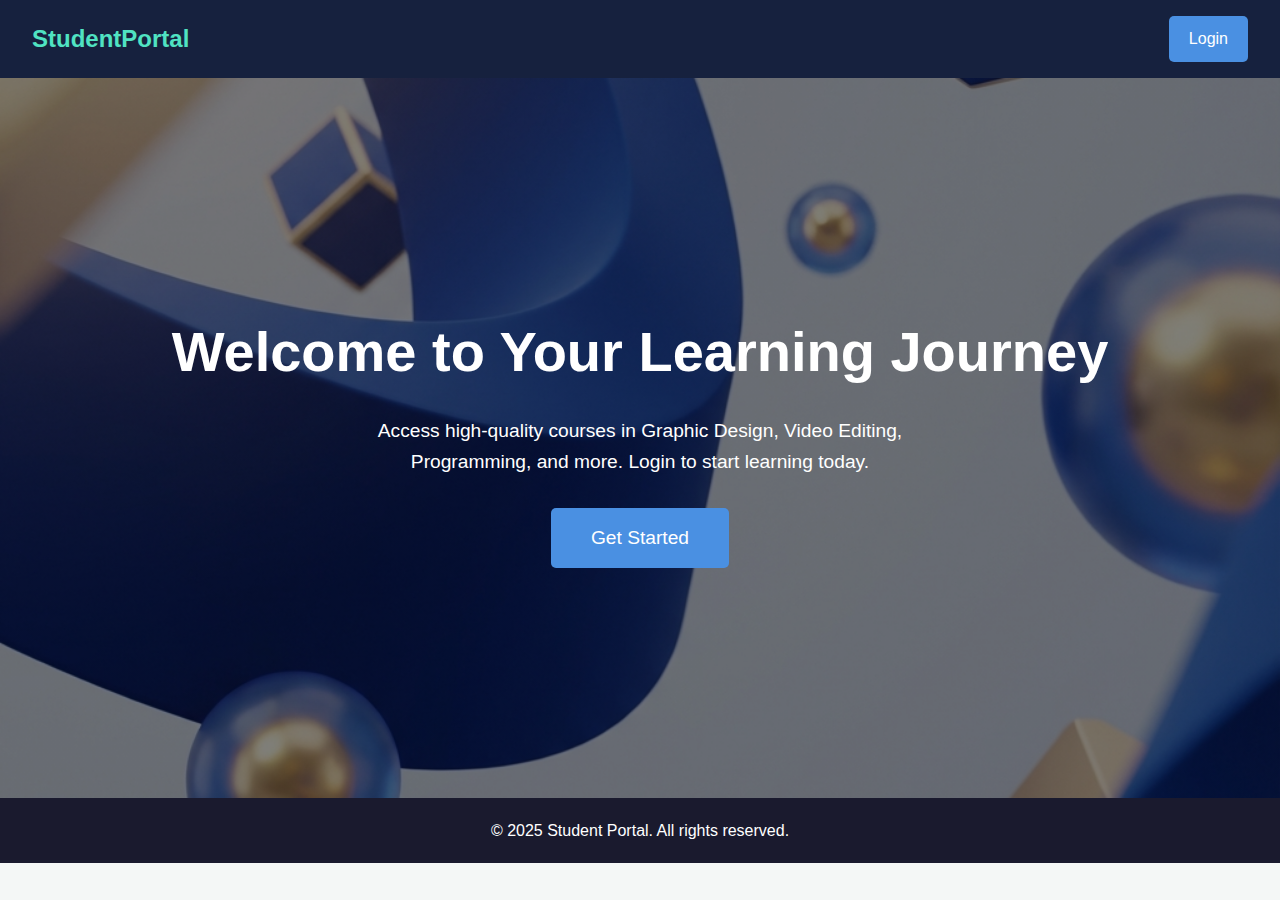
<file: index.html>
<!DOCTYPE html>
<html lang="en">

<head>
    <meta charset="UTF-8">
    <meta name="viewport" content="width=device-width, initial-scale=1.0">
    <title>Student Portal - Home</title>
    <link rel="stylesheet" href="css/style.css">
</head>

<body>
    <nav class="navbar">
        <div class="logo">StudentPortal</div>
        <div class="nav-links">
            <a href="login.html" class="btn btn-primary">Login</a>
        </div>
    </nav>

    <header
        style="height: 80vh; display: flex; align-items: center; justify-content: center; text-align: center; background: linear-gradient(rgba(0,0,0,0.5), rgba(0,0,0,0.5)), url('hero-bg.png'); background-size: cover; background-position: center; color: white;">
        <div class="container">
            <h1 style="font-size: 3.5rem; margin-bottom: 20px;">Welcome to Your Learning Journey</h1>
            <p style="font-size: 1.2rem; margin-bottom: 30px; max-width: 600px; margin-left: auto; margin-right: auto;">
                Access high-quality courses in Graphic Design, Video Editing, Programming, and more.
                Login to start learning today.
            </p>
            <a href="login.html" class="btn btn-primary" style="padding: 15px 40px; font-size: 1.2rem;">Get Started</a>
        </div>
    </header>

    <footer style="background: var(--dark-bg); color: white; text-align: center; padding: 20px;">
        <p>&copy; 2025 Student Portal. All rights reserved.</p>
    </footer>

    <script src="js/script.js"></script>
</body>

</html>
</file>
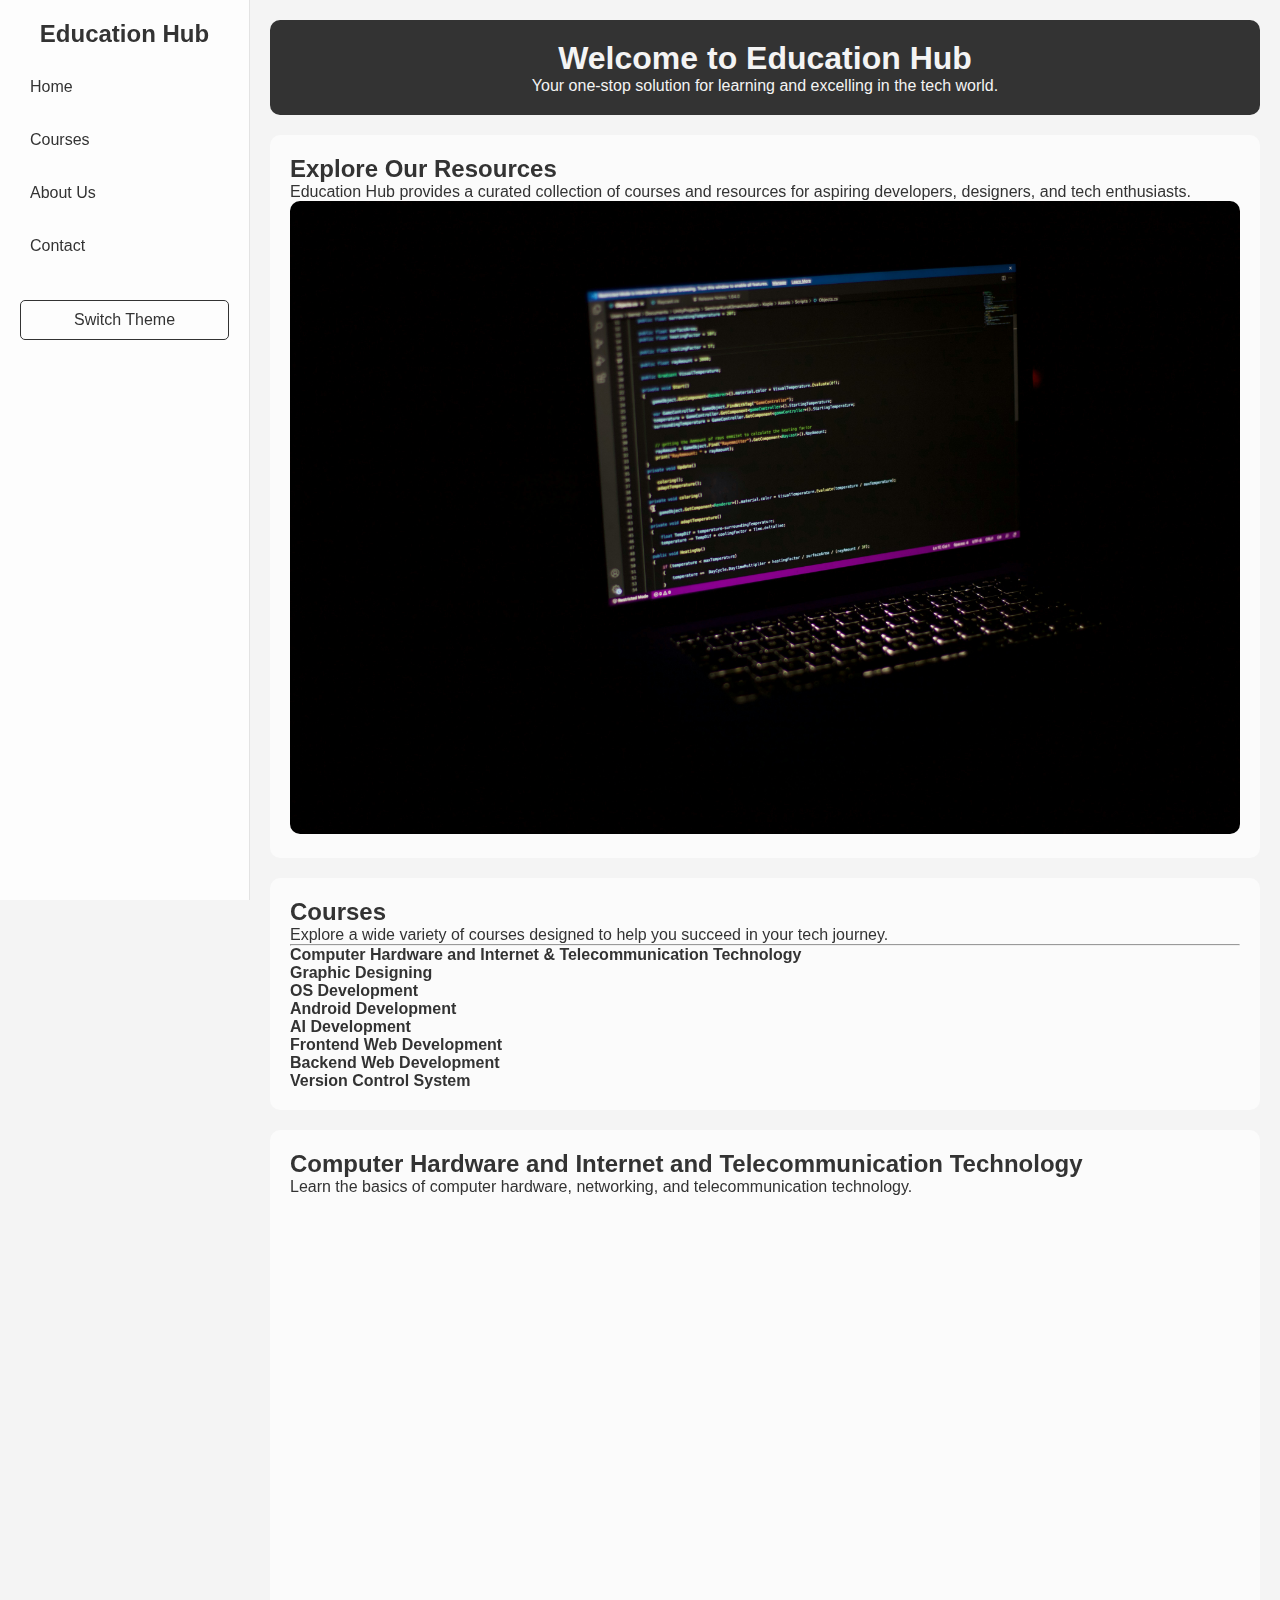
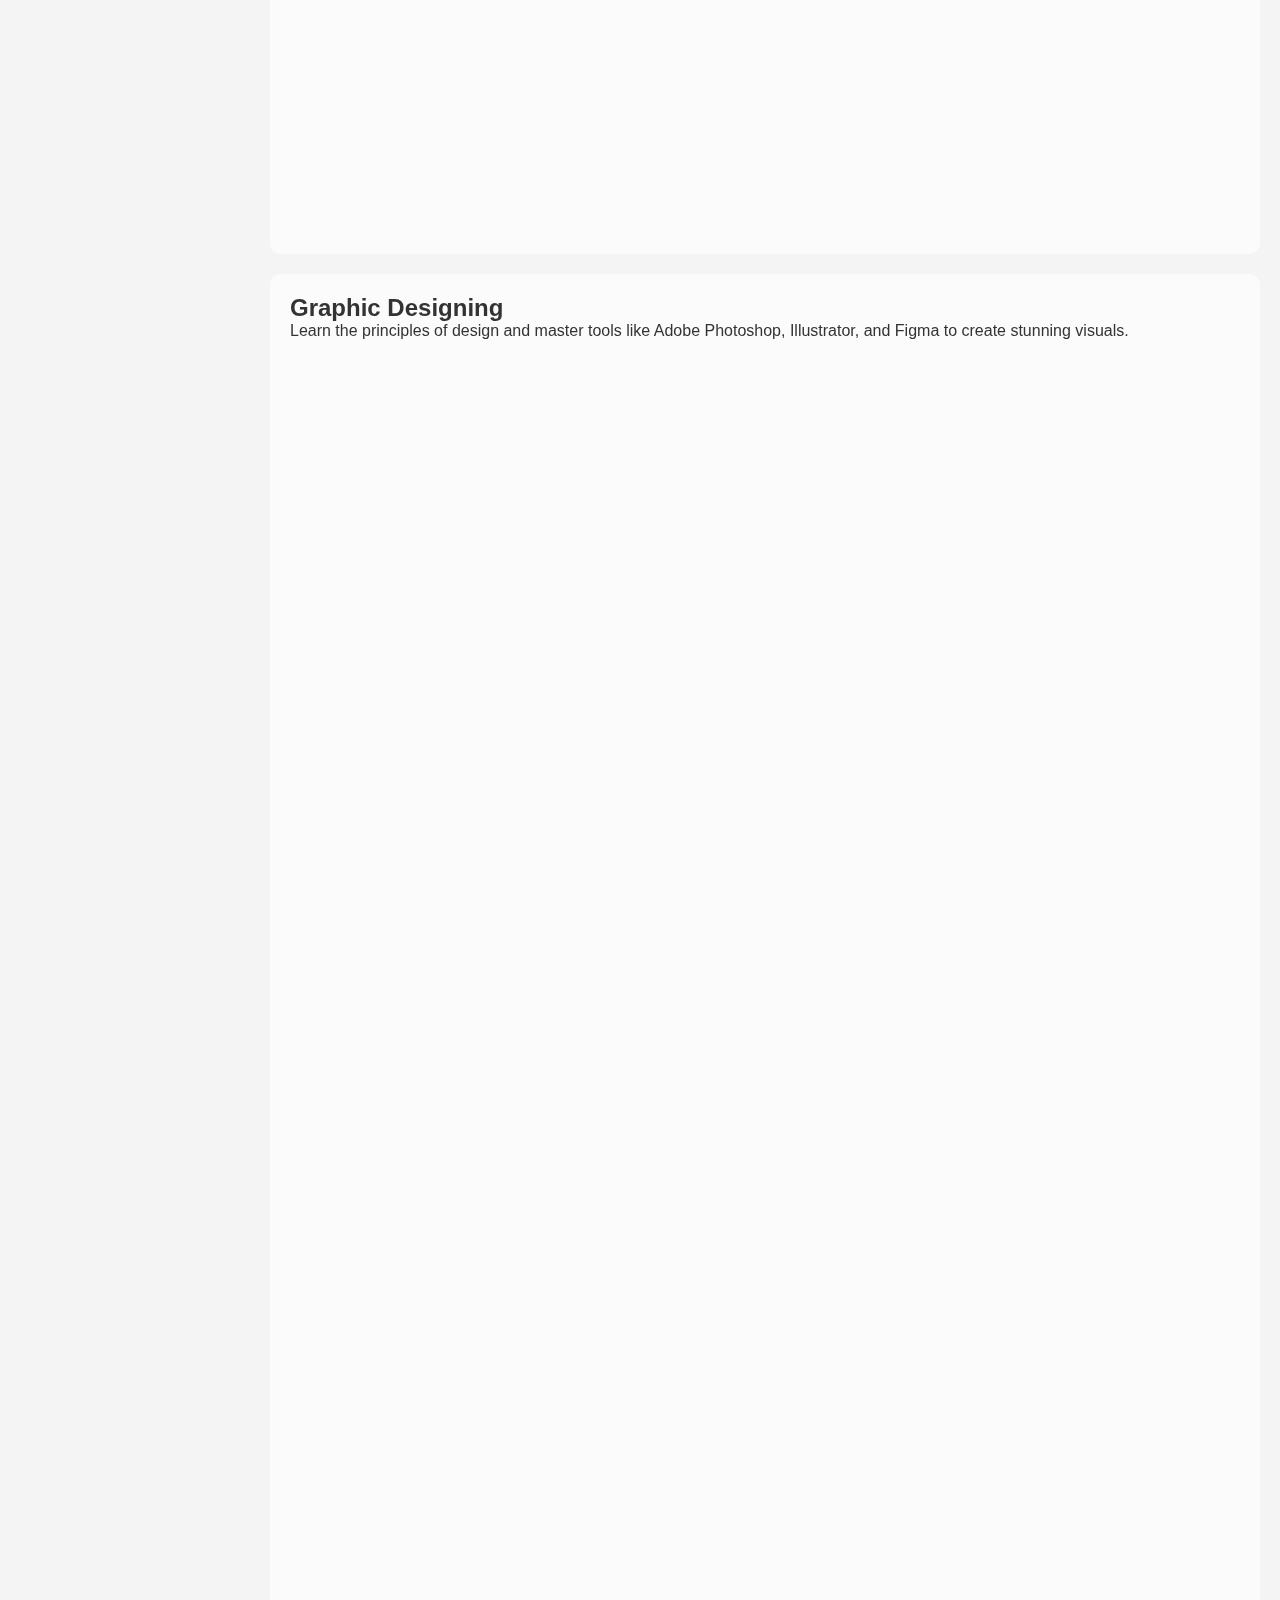
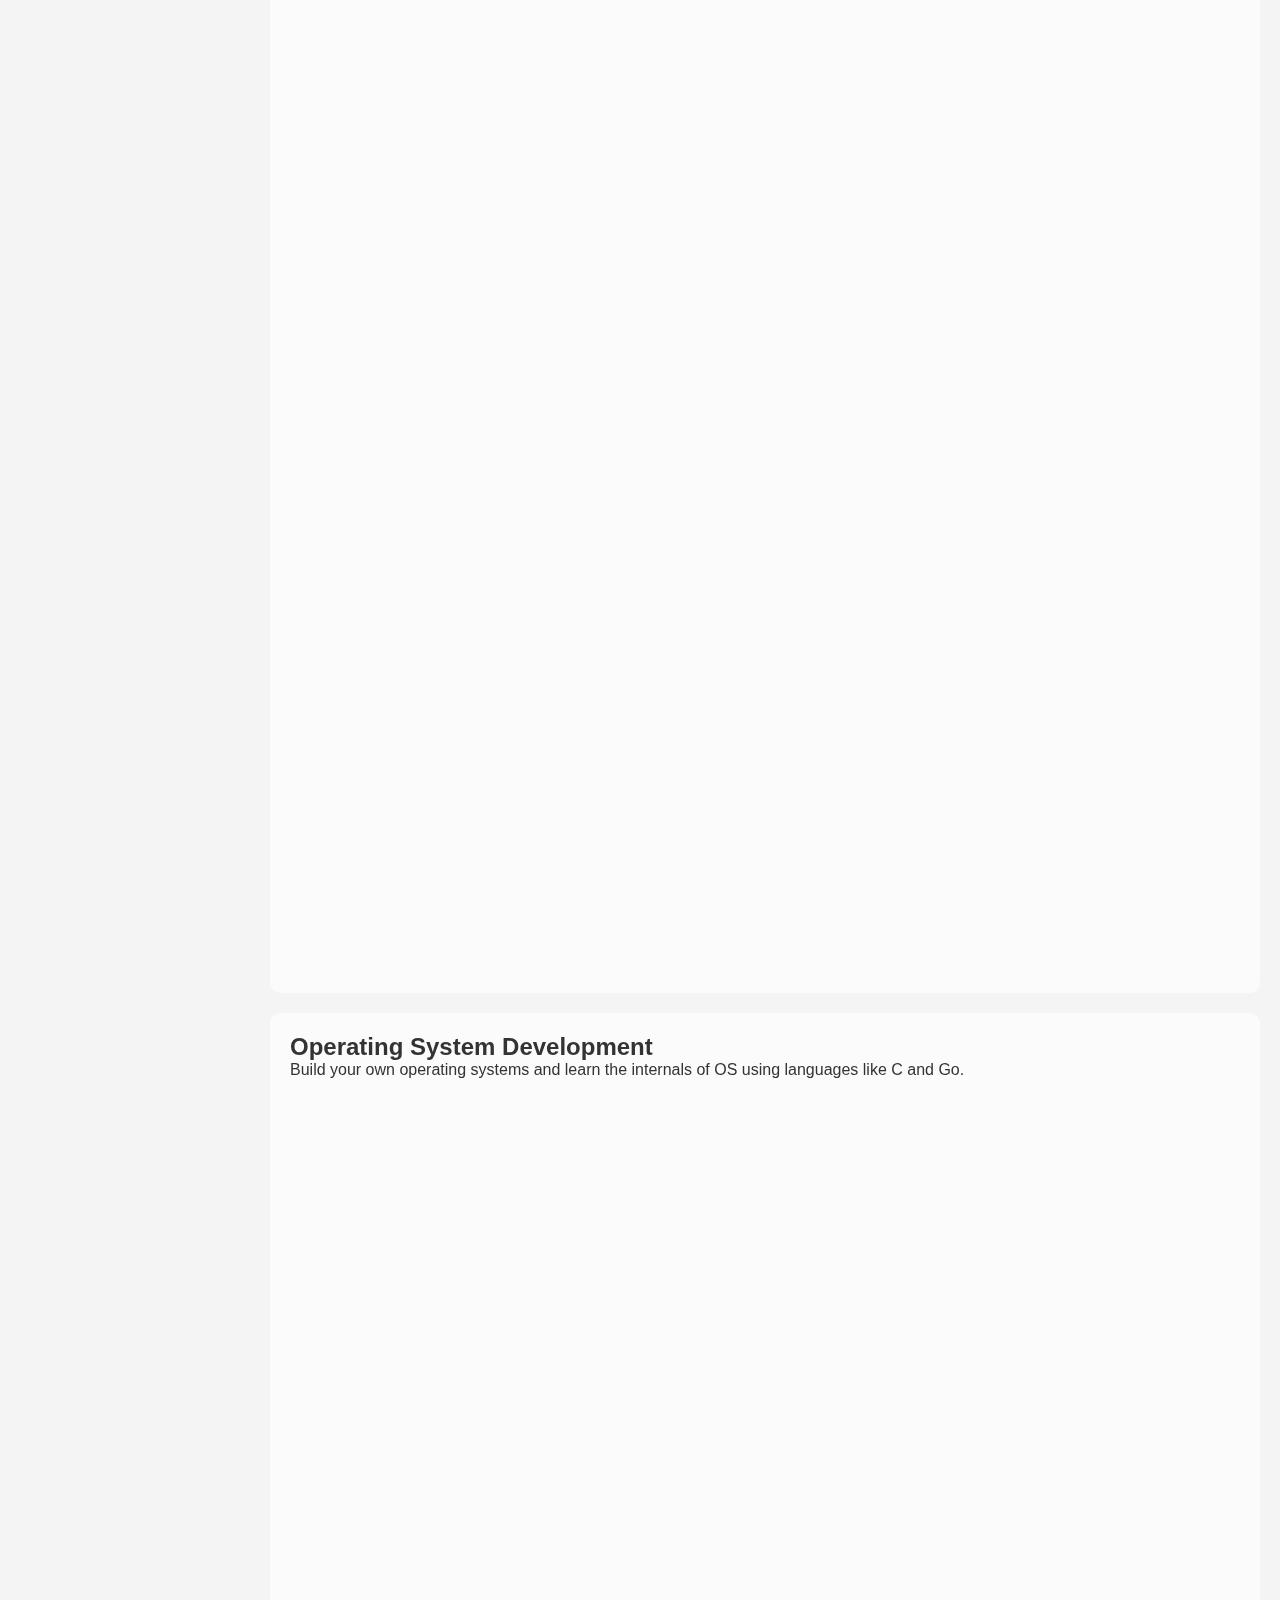
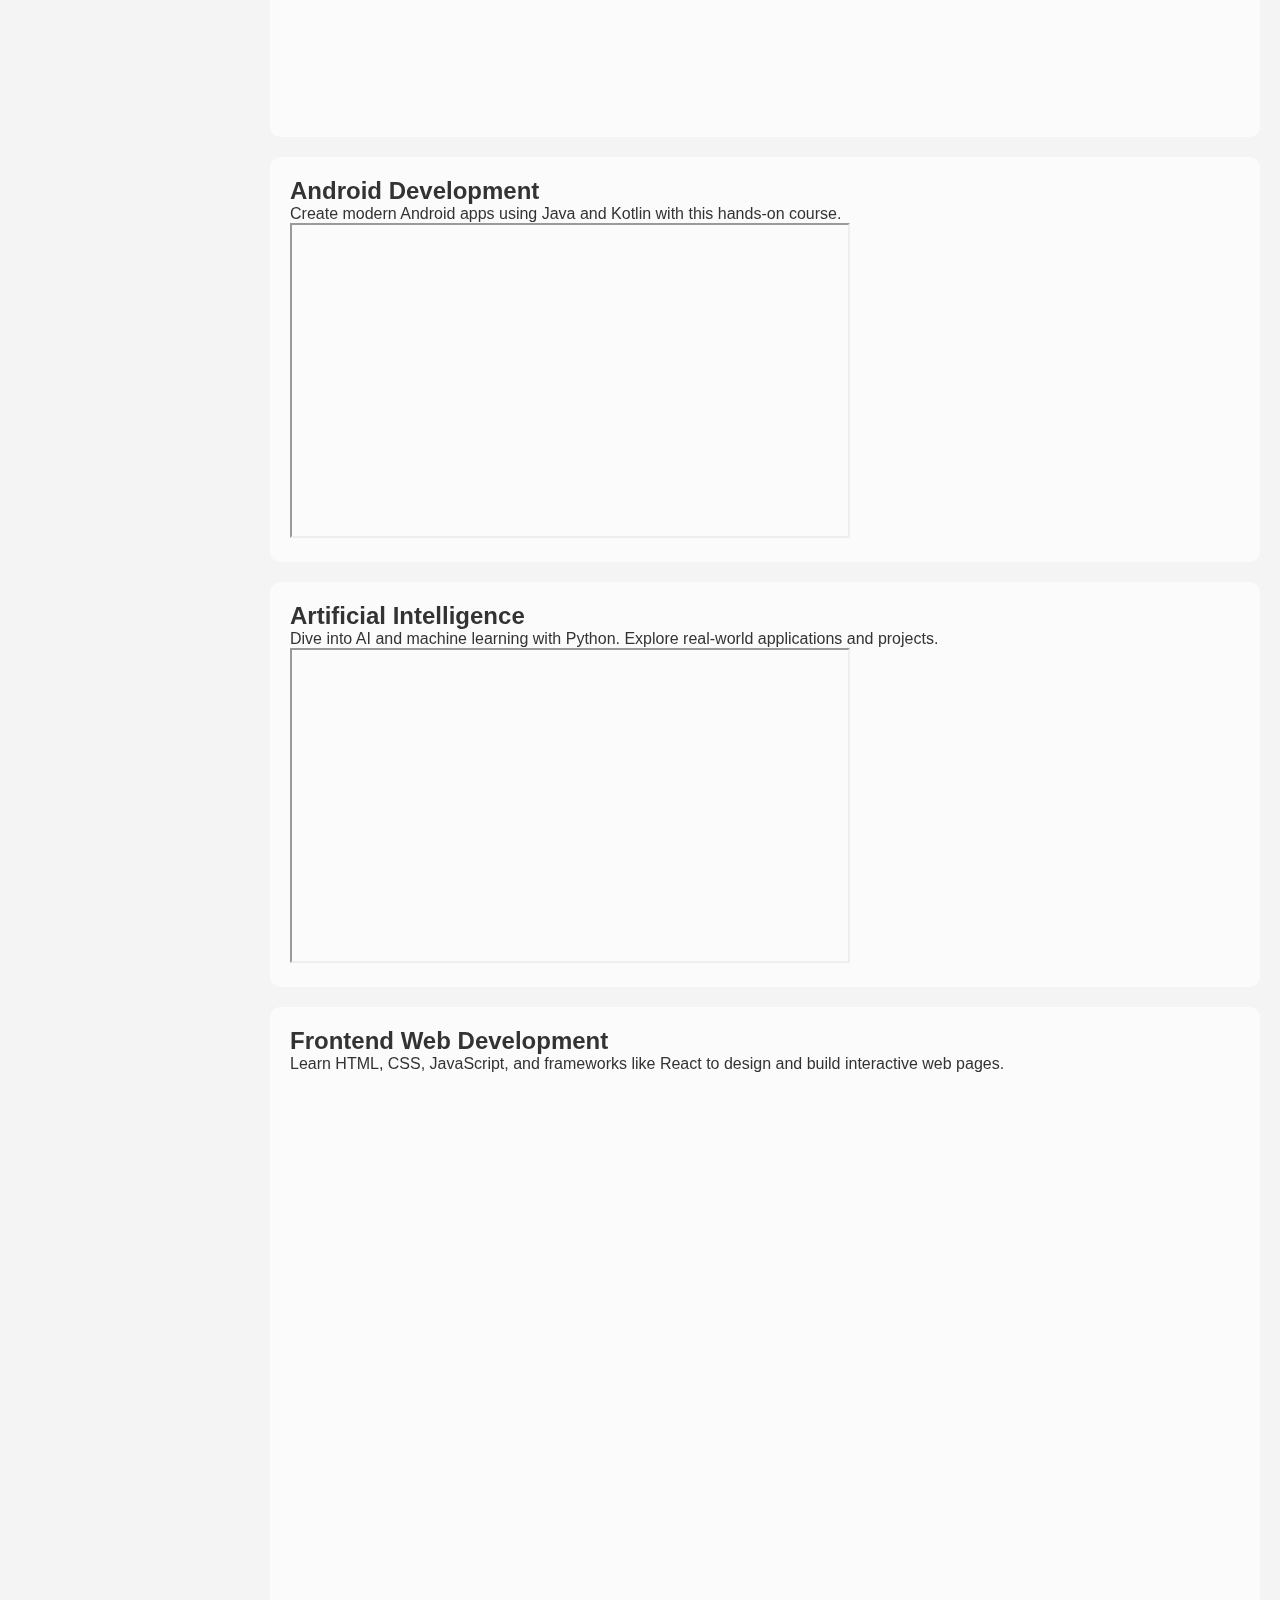
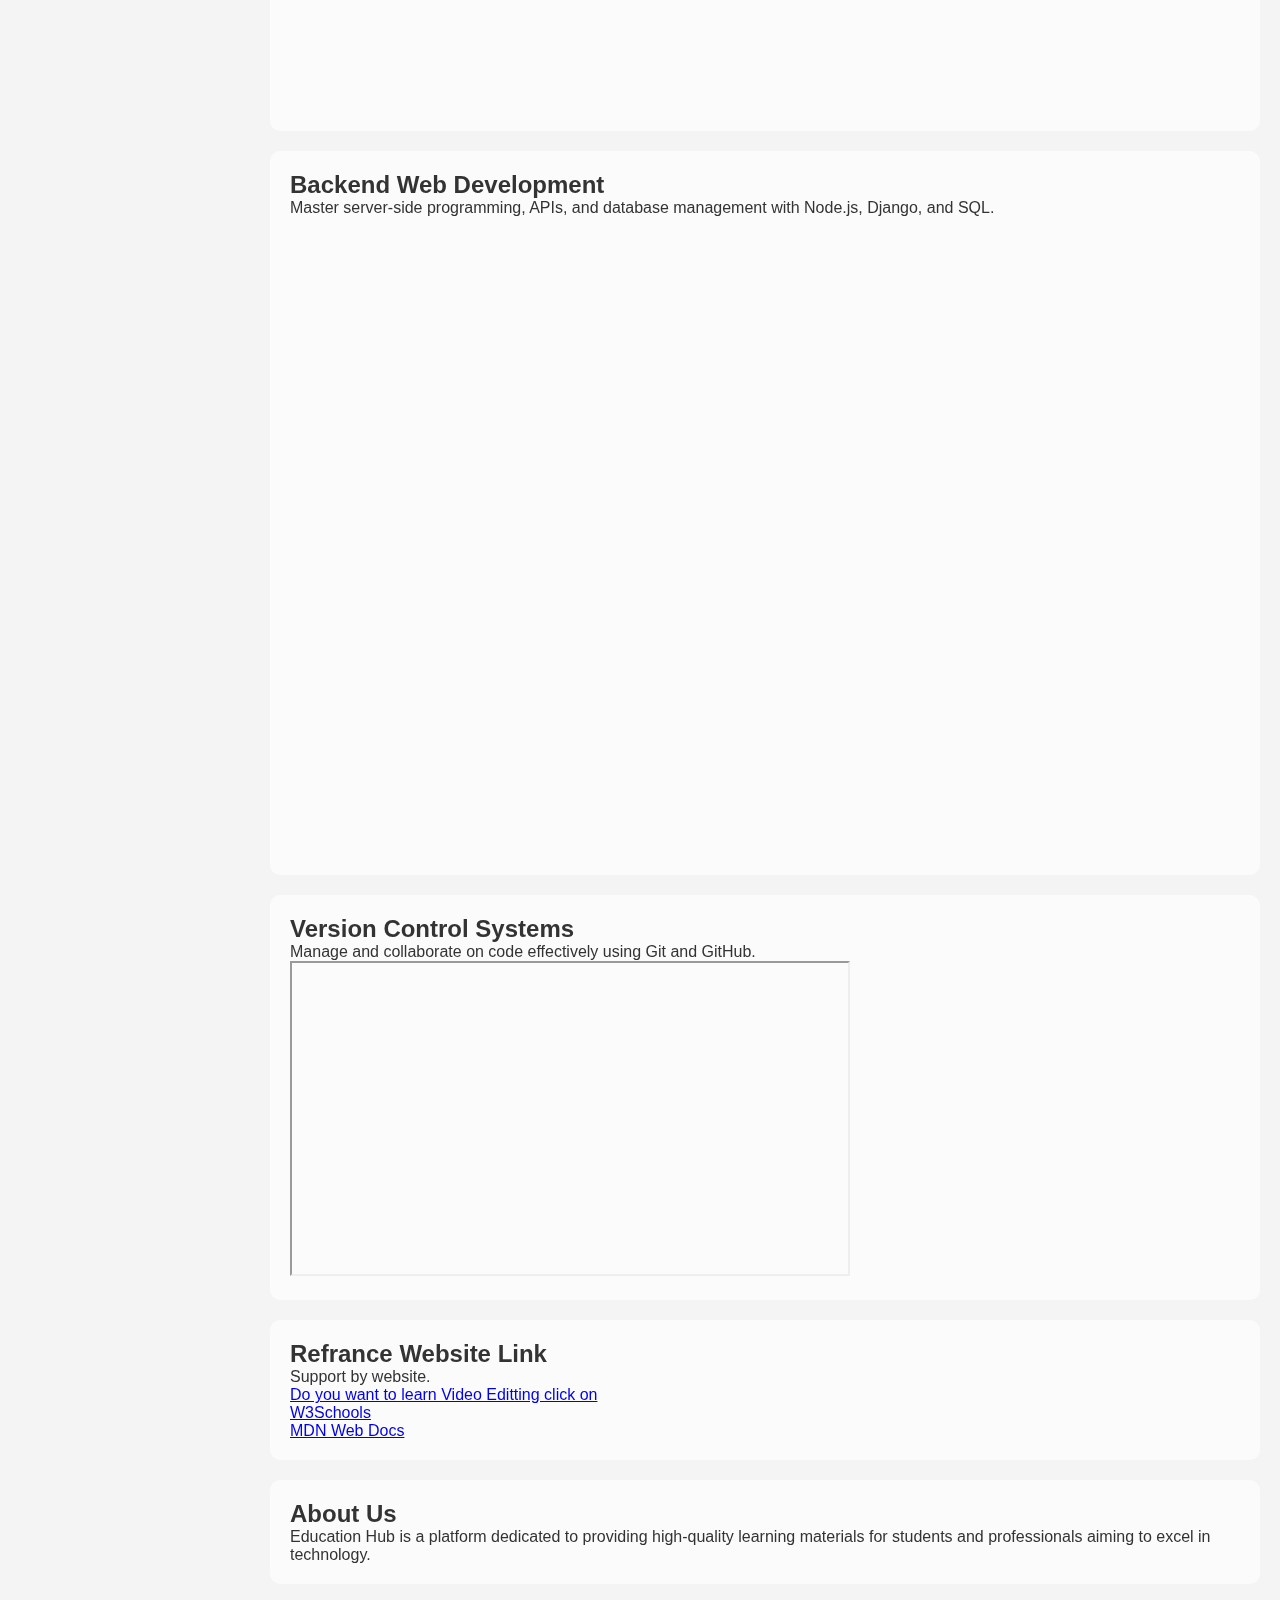
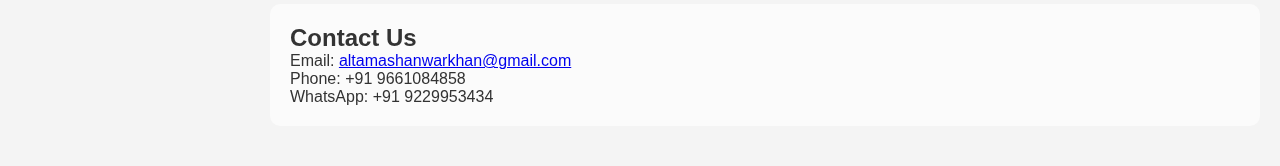
<file: Study Web/index.html>
<!DOCTYPE html>
<html lang="en">
<head>
    <meta charset="UTF-8">
    <meta name="viewport" content="width=device-width, initial-scale=1.0">
    <title>Education Hub</title>
    <style>/* General Reset */
        * {
            margin: 0;
            padding: 0;
            box-sizing: border-box;
        }
        
        body {
            font-family: Arial, sans-serif;
            display: flex;
            flex-direction: column;
            height: 100vh;
            background-color: var(--bg-color);
            color: var(--text-color);
            transition: background-color 0.3s, color 0.3s;
        }
        
        /* Theme Variables */
        :root {
            --bg-color: #f4f4f4;
            --text-color: #333;
            --sidebar-bg: rgba(255, 255, 255, 0.8);
            --sidebar-hover: rgba(0, 0, 0, 0.1);
        }
        
        body.dark-mode {
            --bg-color: #1e1e2f;
            --text-color: #f4f4f4;
            --sidebar-bg: rgba(0, 0, 0, 0.8);
            --sidebar-hover: rgba(255, 255, 255, 0.1);
        }
        
        /* Sidebar */
        .sidebar {
            width: 250px;
            background-color: var(--sidebar-bg);
            color: var(--text-color);
            position: fixed;
            height: 100%;
            padding: 20px;
            overflow-y: auto;
            backdrop-filter: blur(10px);
            border-right: 1px solid rgba(0, 0, 0, 0.1);
        }
        
        .sidebar .logo {
            text-align: center;
            margin-bottom: 20px;
        }
        
        .sidebar .menu {
            list-style: none;
        }
        
        .sidebar .menu li {
            margin-bottom: 15px;
        }
        
        .sidebar .menu a {
            text-decoration: none;
            color: var(--text-color);
            font-size: 16px;
            display: block;
            padding: 10px;
            border-radius: 5px;
            transition: background 0.3s, color 0.3s;
        }
        
        .sidebar .menu a:hover {
            background-color: var(--sidebar-hover);
        }
        
        .sidebar .menu .dropdown-menu {
            display: none;
            list-style: none;
            padding-left: 20px;
            margin-top: 10px;
        }
        
        .sidebar .menu .dropdown.active .dropdown-menu {
            display: block;
        }
        
        .sidebar .menu .dropdown-menu a {
            font-size: 14px;
        }
        
        #theme-toggle {
            margin-top: 20px;
            padding: 10px;
            width: 100%;
            font-size: 16px;
            color: var(--text-color);
            background-color: transparent;
            border: 1px solid var(--text-color);
            border-radius: 5px;
            cursor: pointer;
            transition: background-color 0.3s, color 0.3s;
        }
        
        #theme-toggle:hover {
            background-color: var(--sidebar-hover);
        }
        
        /* Main Content */
        .content {
            margin-left: 250px;
            padding: 20px;
            overflow-y: auto;
            flex: 1;
        }
        
        header {
            background-color: var(--text-color);
            color: var(--bg-color);
            padding: 20px;
            text-align: center;
            border-radius: 10px;
        }
        
        section {
            margin: 20px 0;
            background: rgba(255, 255, 255, 0.6);
            padding: 20px;
            border-radius: 10px;
            backdrop-filter: blur(10px);
            transition: background 0.3s;
        }
        
        body.dark-mode section {
            background: rgba(0, 0, 0, 0.6);
        }
        
        .banner-image {
            max-width: 100%;
            border-radius: 10px;
        }
        </style>
</head>
<body>
    <div class="dashboard">
        <!-- Sidebar -->
        <aside class="sidebar">
            <div class="logo">
                <h2>Education Hub</h2>
            </div>
            <ul class="menu">
                <li><a href="#home">Home</a></li>
                <li class="dropdown">
                    <a href="#courses">Courses</a>
                    <ul class="dropdown-menu">
                        <li><a href="#computer-hardware-and-internet-&-telecommunication-technology">Computer Hardware and Internet & Telecommunication Technology</a></li>
                        <li><a href="#graphic-designing">Graphic Designing</a></li>
                        <li><a href="#os-development">OS Development</a></li>
                        <li><a href="#android-development">Android Development</a></li>
                        <li><a href="#ai-development">AI Development</a></li>
                        <li><a href="#frontend-development">Frontend Web Development</a></li>
                        <li><a href="#backend-development">Backend Web Development</a></li>
                        <li><a href="#version-control">Version Control System</a></li>
                    </ul>
                </li>
                <li><a href="#about">About Us</a></li>
                <li><a href="#contact">Contact</a></li>
            </ul>
            <button id="theme-toggle">Switch Theme</button>
        </aside>

        <!-- Main Content -->
        <main class="content">
            <!-- Header -->
            <header>
                <h1>Welcome to Education Hub</h1>
                <p>Your one-stop solution for learning and excelling in the tech world.</p>
            </header>

            <!-- Home Section -->
            <section id="home" class="section">
                <h2>Explore Our Resources</h2>
                <p>
                    Education Hub provides a curated collection of courses and resources 
                    for aspiring developers, designers, and tech enthusiasts. 
                </p>
                <img src="computer image.jpg" alt="Educational Hub" class="banner-image">
            </section>

            <!-- Courses Section -->
            <section id="courses" class="section">
                <h2>Courses</h2>
                <p>
                    Explore a wide variety of courses designed to help you succeed in your tech journey.
                </p>
                <hr>
                    <h4>Computer Hardware and Internet & Telecommunication Technology</h4>
                    <h4>Graphic Designing</h4>
                    <h4>OS Development</h4>
                    <h4>Android Development</h4>
                    <h4>AI Development</h4>
                    <h4>Frontend Web Development</h4>
                    <h4>Backend Web Development</h4>
                    <h4>Version Control System</h4>
                
            </section>

            <!-- Individual Course Sections -->
            <section id="compuuter-hardware and internet & telecommunication technology" class="section">
                <h2>Computer Hardware and Internet and Telecommunication Technology</h2>
                <p>
                    Learn the basics of computer hardware, networking, and telecommunication technology.
                </p>
                <iframe width="560" height="315" src="https://www.youtube.com/embed/videoseries?si=gBkSMriBwLhy6NPD&amp;list=PL1FRlSMaHP4pob3xmxG1nVCmD1Eg77PjZ" title="YouTube video player" frameborder="0" allow="accelerometer; autoplay; clipboard-write; encrypted-media; gyroscope; picture-in-picture; web-share" referrerpolicy="strict-origin-when-cross-origin" allowfullscreen></iframe>
                <iframe width="560" height="315" src="https://www.youtube.com/embed/videoseries?si=i0n2_ffY_wIKpBj0&amp;list=PLuUdFsbOK_8pWzW7KJjbiJ8Ow0cdHlApV" title="YouTube video player" frameborder="0" allow="accelerometer; autoplay; clipboard-write; encrypted-media; gyroscope; picture-in-picture; web-share" referrerpolicy="strict-origin-when-cross-origin" allowfullscreen></iframe>
            </section>

            <section id="graphic-designing" class="section">
                <h2>Graphic Designing</h2>
                <p>
                    Learn the principles of design and master tools like Adobe Photoshop, Illustrator, and Figma to create stunning visuals.
                </p>
                <iframe width="560" height="315" src="https://www.youtube.com/embed/videoseries?si=jCzFsMljMNAi6WnV&amp;list=PL1FRlSMaHP4oBzf4WKWd6o-E7WQkHERjV" title="YouTube video player" frameborder="0" allow="accelerometer; autoplay; clipboard-write; encrypted-media; gyroscope; picture-in-picture; web-share" referrerpolicy="strict-origin-when-cross-origin" allowfullscreen></iframe>
                <iframe width="560" height="315" src="https://www.youtube.com/embed/videoseries?si=kPW-EzRhI0E9ow6h&amp;list=PL1FRlSMaHP4qXuAXNJIC2zLYl7Y12jL2r" title="YouTube video player" frameborder="0" allow="accelerometer; autoplay; clipboard-write; encrypted-media; gyroscope; picture-in-picture; web-share" referrerpolicy="strict-origin-when-cross-origin" allowfullscreen></iframe>
                <iframe width="560" height="315" src="https://www.youtube.com/embed/videoseries?si=6Wwqsife30zcfySi&amp;list=PLW-zSkCnZ-gDeLkJH0q1BoS4eS1HGrdwQ" title="YouTube video player" frameborder="0" allow="accelerometer; autoplay; clipboard-write; encrypted-media; gyroscope; picture-in-picture; web-share" referrerpolicy="strict-origin-when-cross-origin" allowfullscreen></iframe>
                <iframe width="560" height="315" src="https://www.youtube.com/embed/videoseries?si=qPHPbKDhSXvCNAKr&amp;list=PLW-zSkCnZ-gBJr41U_lSWZO7AHCnU4D0I" title="YouTube video player" frameborder="0" allow="accelerometer; autoplay; clipboard-write; encrypted-media; gyroscope; picture-in-picture; web-share" referrerpolicy="strict-origin-when-cross-origin" allowfullscreen></iframe>
                <iframe width="560" height="315" src="https://www.youtube.com/embed/videoseries?si=-8aglKGCegC81PqO&amp;list=PLW-zSkCnZ-gCDj0DhrC9DrsVtndLuntdj" title="YouTube video player" frameborder="0" allow="accelerometer; autoplay; clipboard-write; encrypted-media; gyroscope; picture-in-picture; web-share" referrerpolicy="strict-origin-when-cross-origin" allowfullscreen></iframe>
                <iframe width="560" height="315" src="https://www.youtube.com/embed/videoseries?si=xICCU6JBDCPNq3XS&amp;list=PLW-zSkCnZ-gD5TDfs1eL5EnH2mQ0f9g6B" title="YouTube video player" frameborder="0" allow="accelerometer; autoplay; clipboard-write; encrypted-media; gyroscope; picture-in-picture; web-share" referrerpolicy="strict-origin-when-cross-origin" allowfullscreen></iframe>
                <iframe width="560" height="315" src="https://www.youtube.com/embed/videoseries?si=ADXsfFjLx0pRI6KH&amp;list=PLLlSBGLVsEPIFGSGw2zJ2K43V5vxMMMTE" title="YouTube video player" frameborder="0" allow="accelerometer; autoplay; clipboard-write; encrypted-media; gyroscope; picture-in-picture; web-share" referrerpolicy="strict-origin-when-cross-origin" allowfullscreen></iframe>
            </section>

            <section id="os-development" class="section">
                <h2>Operating System Development</h2>
                <p>
                    Build your own operating systems and learn the internals of OS using languages like C and Go.
                </p>
                <iframe width="560" height="315" src="https://www.youtube.com/embed/videoseries?si=TmAwAnSkcoLkmpRO&amp;list=PLu0W_9lII9aiXlHcLx-mDH1Qul38wD3aR" title="YouTube video player" frameborder="0" allow="accelerometer; autoplay; clipboard-write; encrypted-media; gyroscope; picture-in-picture; web-share" referrerpolicy="strict-origin-when-cross-origin" allowfullscreen></iframe>
                <iframe width="560" height="315" src="https://www.youtube.com/embed/videoseries?si=In_aQUVSDddJhLHK&amp;list=PLfqMhTWNBTe137I_EPQd34TsgV6IO55pt" title="YouTube video player" frameborder="0" allow="accelerometer; autoplay; clipboard-write; encrypted-media; gyroscope; picture-in-picture; web-share" referrerpolicy="strict-origin-when-cross-origin" allowfullscreen></iframe>
                    
            </section>

            <section id="android-development" class="section">
                <h2>Android Development</h2>
                <p>
                    Create modern Android apps using Java and Kotlin with this hands-on course.
                </p>
                <iframe width="560" height="315" src="https://www.youtube.com/embed/videoseries?list=PLfqMhTWNBTe3LtFWcvwpqTkUSlB32kJop" 
                    title="Android Development Playlist" allowfullscreen></iframe>
            </section>

            <section id="ai-development" class="section">
                <h2>Artificial Intelligence</h2>
                <p>
                    Dive into AI and machine learning with Python. Explore real-world applications and projects.
                </p>
                <iframe width="560" height="315" src="https://www.youtube.com/embed/videoseries?list=PLGjplNEQ1it8-0CmoljS5yeV-GlKSUEt0" 
                    title="AI Development Playlist" allowfullscreen></iframe>
            </section>

            <section id="frontend-development" class="section">
                <h2>Frontend Web Development</h2>
                <p>
                    Learn HTML, CSS, JavaScript, and frameworks like React to design and build interactive web pages.
                </p>
                <iframe width="560" height="315" src="https://www.youtube.com/embed/videoseries?si=JCmao9JKQwdBgU9Q&amp;list=PLfqMhTWNBTe0PY9xunOzsP5kmYIz2Hu7i" title="YouTube video player" frameborder="0" allow="accelerometer; autoplay; clipboard-write; encrypted-media; gyroscope; picture-in-picture; web-share" referrerpolicy="strict-origin-when-cross-origin" allowfullscreen></iframe>
                <iframe width="560" height="315" src="https://www.youtube.com/embed/videoseries?si=jPbarAaeiZ4Eh-pt&amp;list=PL1FRlSMaHP4ocszZ6kEup1q3e3dV-uKda" title="YouTube video player" frameborder="0" allow="accelerometer; autoplay; clipboard-write; encrypted-media; gyroscope; picture-in-picture; web-share" referrerpolicy="strict-origin-when-cross-origin" allowfullscreen></iframe>
            </section>

            <section id="backend-development" class="section">
                <h2>Backend Web Development</h2>
                <p>
                    Master server-side programming, APIs, and database management with Node.js, Django, and SQL.
                </p>
                <iframe width="560" height="315" src="https://www.youtube.com/embed/hlGoQC332VM?si=ZxcjCmqRVB80lBpq" title="YouTube video player" frameborder="0" allow="accelerometer; autoplay; clipboard-write; encrypted-media; gyroscope; picture-in-picture; web-share" referrerpolicy="strict-origin-when-cross-origin" allowfullscreen></iframe>
                <iframe width="560" height="315" src="https://www.youtube.com/embed/videoseries?si=Zb81A0yBBmqUmhTH&amp;list=PLu0W_9lII9aikXkRE0WxDt1vozo3hnmtR" title="YouTube video player" frameborder="0" allow="accelerometer; autoplay; clipboard-write; encrypted-media; gyroscope; picture-in-picture; web-share" referrerpolicy="strict-origin-when-cross-origin" allowfullscreen></iframe>
                
            </section>

            <section id="version-control" class="section">
                <h2>Version Control Systems</h2>
                <p>
                    Manage and collaborate on code effectively using Git and GitHub.
                </p>
                <iframe width="560" height="315" src="https://www.youtube.com/embed/Ez8F0nW6S-w" 
                    title="Version Control Playlist" allowfullscreen></iframe>
            </section>

            <section id="Refrence-Link" class="section">
                <h2>Refrance Website Link</h2>
                <p>
                    Support by website.
                </p>
                <a href="https://www.blackmagicdesign.com/in/products/davinciresolve/training" target="_blank">Do you want to learn Video Editting click on</a>
                <br>
                <a href="https://www.w3schools.com/" target="_blank">W3Schools</a>
                <br>
                <a href="https://developer.mozilla.org/en-US/" target="_blank">MDN Web Docs</a>
                
            </section>

            <!-- About Us Section -->
            <section id="about" class="section">
                <h2>About Us</h2>
                <p>
                    Education Hub is a platform dedicated to providing high-quality learning materials 
                    for students and professionals aiming to excel in technology.
                </p>
            </section>

            <!-- Contact Section -->
            <section id="contact" class="section">
                <h2>Contact Us</h2>
                <p>Email: <a href="mailto:altamashanwarkhan@gmail.com">altamashanwarkhan@gmail.com</a></p>
                <p>Phone: +91 9661084858</p>
                <p>WhatsApp: +91 9229953434</p>
            </section>
        </main>
    </div>

    <script>document.addEventListener("DOMContentLoaded", () => {
        // Handle dropdown toggle
        const dropdowns = document.querySelectorAll(".dropdown");
        dropdowns.forEach(dropdown => {
            dropdown.addEventListener("click", () => {
                dropdown.classList.toggle("active");
            });
        });
    
        // Handle theme toggle
        const themeToggle = document.getElementById("theme-toggle");
        themeToggle.addEventListener("click", () => {
            document.body.classList.toggle("dark-mode");
        });
    });
    </script>
</body>
</html>
</file>
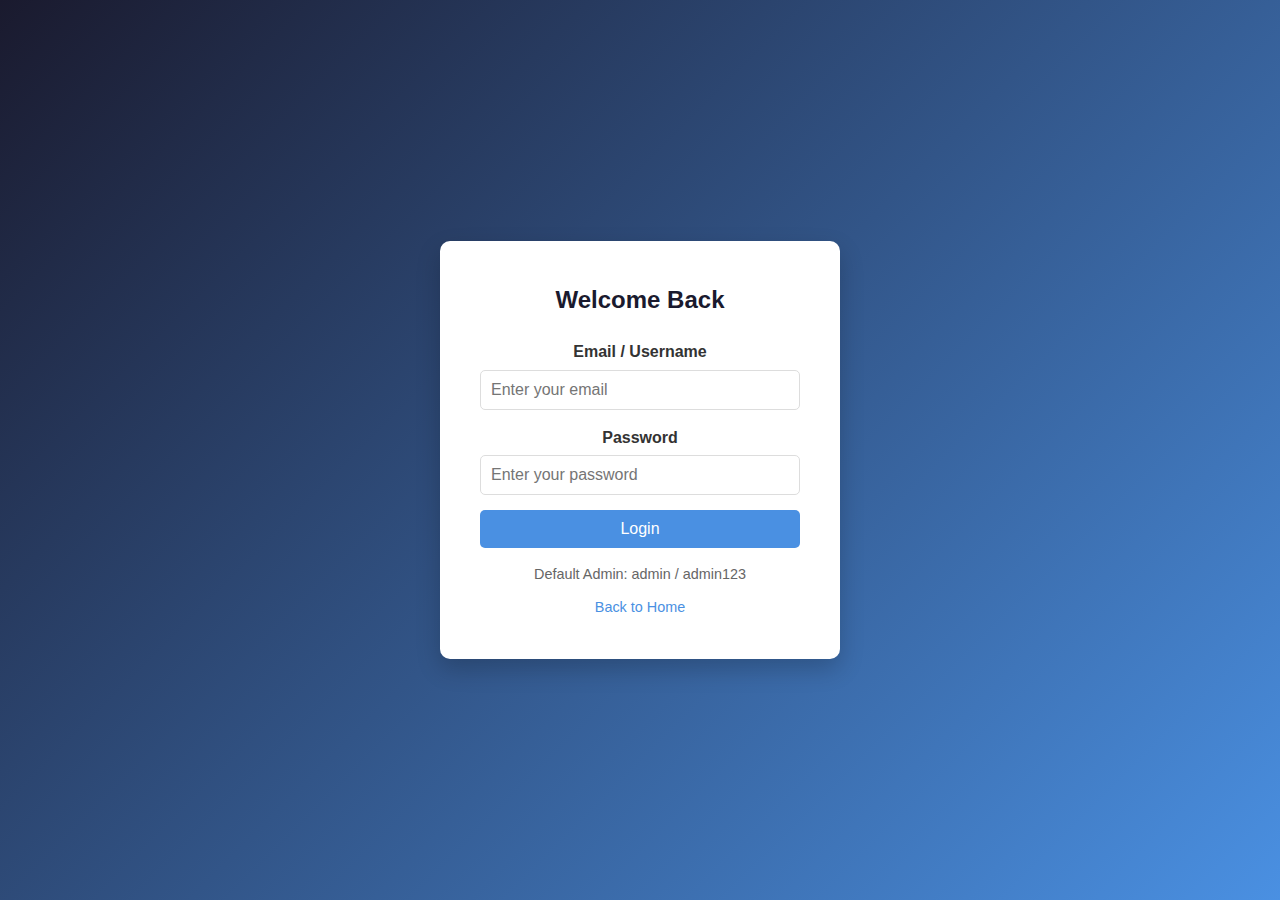
<file: admin-dashboard.html>
<!DOCTYPE html>
<html lang="en">

<head>
    <meta charset="UTF-8">
    <meta name="viewport" content="width=device-width, initial-scale=1.0">
    <title>Admin Dashboard</title>
    <link rel="stylesheet" href="css/style.css">
</head>

<body>
    <nav class="navbar">
        <div class="logo">AdminPanel</div>
        <div class="nav-links">
            <span id="user-name-display" style="margin-right: 15px;">Welcome, Admin</span>
            <a href="#" id="logout-btn" class="btn btn-danger" style="padding: 5px 15px; font-size: 0.9rem;">Logout</a>
        </div>
    </nav>

    <div class="dashboard-container">
        <aside class="sidebar">
            <h3>Menu</h3>
            <ul>
                <li><a href="#" class="active">Dashboard</a></li>
            </ul>
        </aside>

        <main class="main-content">
            <div class="stats-grid">
                <div class="stat-card">
                    <h3 id="total-students">0</h3>
                    <p>Total Students</p>
                </div>
                <div class="stat-card">
                    <h3 id="total-courses">0</h3>
                    <p>Total Courses</p>
                </div>
            </div>

            <div class="admin-section">
                <h2>Add New Student</h2>
                <form id="add-student-form"
                    style="display: grid; grid-template-columns: 1fr 1fr 1fr auto; gap: 15px; align-items: end;">
                    <div class="form-group" style="margin-bottom: 0;">
                        <label>Name</label>
                        <input type="text" id="student-name" required>
                    </div>
                    <div class="form-group" style="margin-bottom: 0;">
                        <label>Email</label>
                        <input type="email" id="student-email" required>
                    </div>
                    <div class="form-group" style="margin-bottom: 0;">
                        <label>Password</label>
                        <input type="text" id="student-password" required>
                    </div>
                    <button type="submit" class="btn btn-primary">Add Student</button>
                </form>
            </div>

            <div class="admin-section">
                <h2>Add New Course</h2>
                <form id="add-course-form"
                    style="display: grid; grid-template-columns: 1fr 1fr 1fr auto; gap: 15px; align-items: end;">
                    <div class="form-group" style="margin-bottom: 0;">
                        <label>Title</label>
                        <input type="text" id="course-title" required>
                    </div>
                    <div class="form-group" style="margin-bottom: 0;">
                        <label>Video Link (YouTube URL or Embed)</label>
                        <input type="text" id="course-link" placeholder="https://youtu.be/... or <iframe...>" required>
                    </div>
                    <div class="form-group" style="margin-bottom: 0;">
                        <label>Category</label>
                        <select id="course-category">
                            <option value="Graphic Designing">Graphic Designing</option>
                            <option value="Video Editing">Video Editing</option>
                            <option value="Programming">Programming</option>
                            <option value="Microsoft Office">Microsoft Office</option>
                        </select>
                    </div>
                    <button type="submit" class="btn btn-primary">Add Course</button>
                </form>
            </div>

            <div class="admin-section">
                <h2>Students List</h2>
                <table>
                    <thead>
                        <tr>
                            <th>Name</th>
                            <th>Email</th>
                            <th>Action</th>
                        </tr>
                    </thead>
                    <tbody id="students-table-body">
                        <!-- Populated by JS -->
                    </tbody>
                </table>
            </div>

            <div class="admin-section">
                <h2>Courses List</h2>
                <table>
                    <thead>
                        <tr>
                            <th>Title</th>
                            <th>Category</th>
                            <th>Link</th>
                            <th>Action</th>
                        </tr>
                    </thead>
                    <tbody id="courses-table-body">
                        <!-- Populated by JS -->
                    </tbody>
                </table>
            </div>
        </main>
    </div>

    <script src="js/script.js"></script>
</body>

</html>
</file>
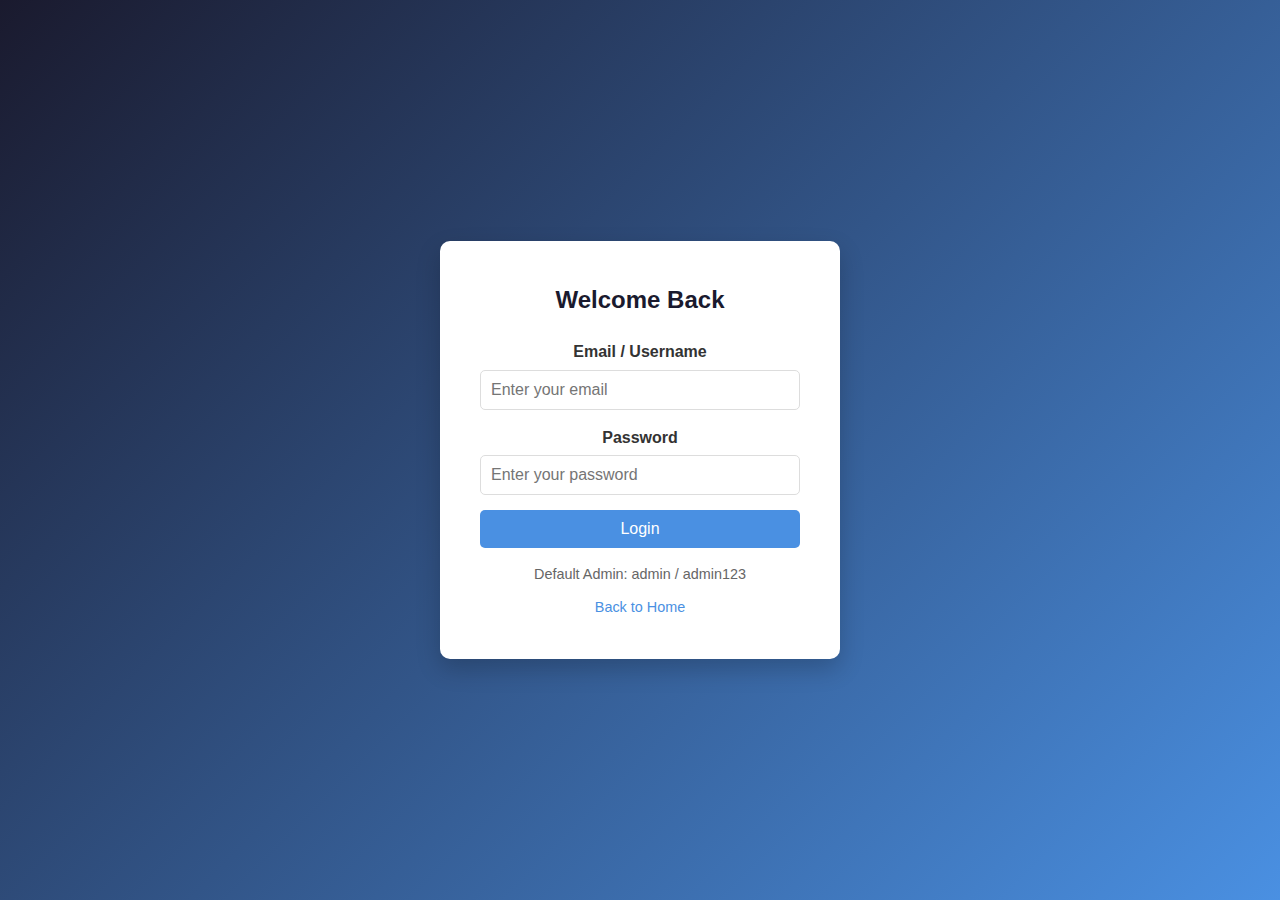
<file: login.html>
<!DOCTYPE html>
<html lang="en">

<head>
    <meta charset="UTF-8">
    <meta name="viewport" content="width=device-width, initial-scale=1.0">
    <title>Login - Student Portal</title>
    <link rel="stylesheet" href="css/style.css">
</head>

<body>
    <div class="login-container">
        <div class="login-box">
            <h2>Welcome Back</h2>
            <form id="login-form">
                <div class="form-group">
                    <label for="email">Email / Username</label>
                    <input type="text" id="email" placeholder="Enter your email" required>
                </div>
                <div class="form-group">
                    <label for="password">Password</label>
                    <input type="password" id="password" placeholder="Enter your password" required>
                </div>
                <button type="submit" class="btn btn-primary" style="width: 100%;">Login</button>
            </form>
            <p style="margin-top: 15px; font-size: 0.9rem; color: #666;">
                Default Admin: admin / admin123
            </p>
            <p style="margin-top: 10px; font-size: 0.9rem;">
                <a href="index.html" style="color: var(--primary-color);">Back to Home</a>
            </p>
        </div>
    </div>

    <script src="js/script.js"></script>
</body>

</html>
</file>
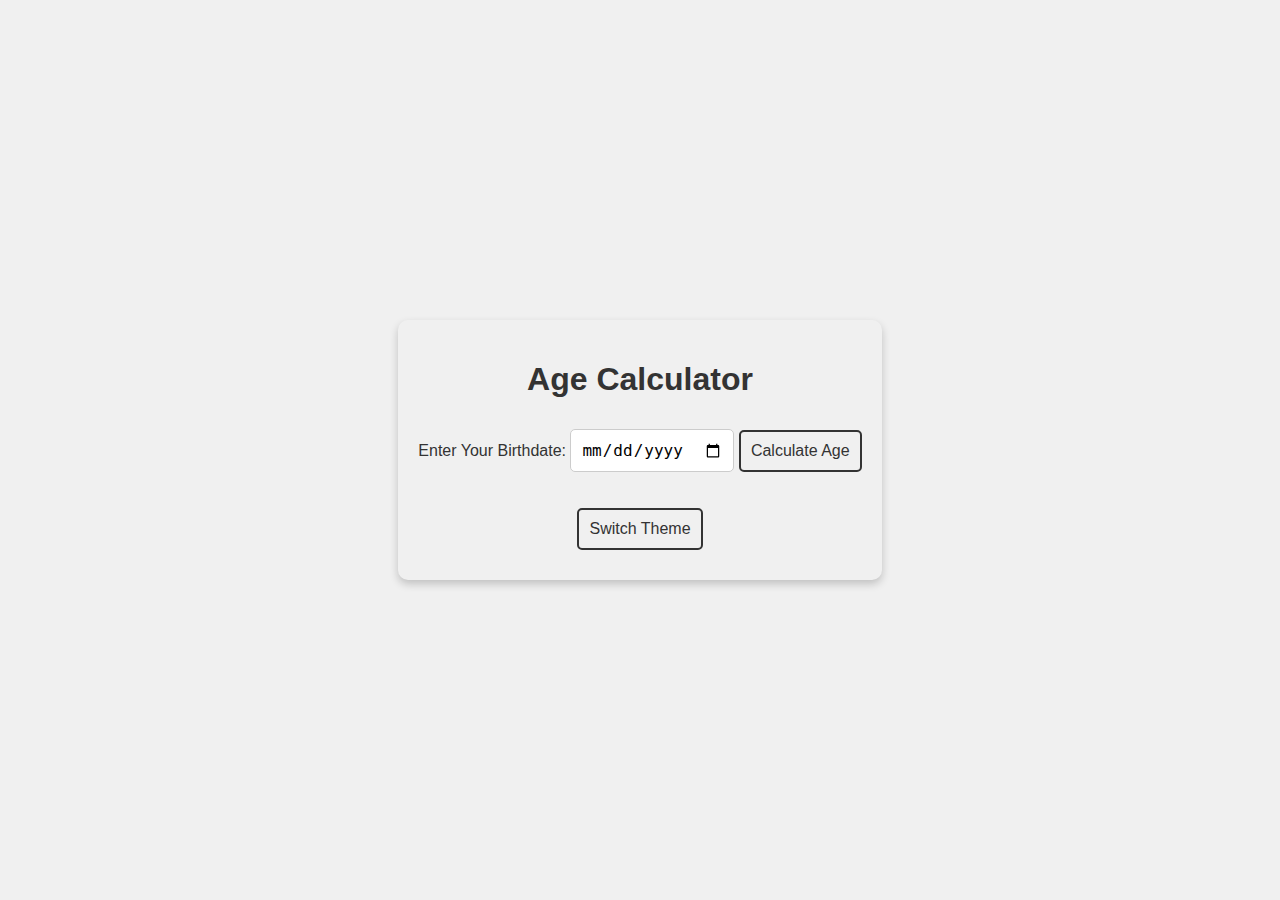
<file: Web App/Age_Calculator.html>
<!DOCTYPE html>
<html lang="en">
<head>
  <meta charset="UTF-8">
  <meta name="viewport" content="width=device-width, initial-scale=1.0">
  <title>Age Calculator</title>
  <style>/* General Styles */
    body {
        font-family: Arial, sans-serif;
        margin: 0;
        padding: 0;
        display: flex;
        justify-content: center;
        align-items: center;
        height: 100vh;
        transition: background-color 0.3s, color 0.3s;
      }
      
      /* Light Theme */
      body.light {
        background-color: #f0f0f0;
        color: #333;
      }
      
      /* Dark Theme */
      body.dark {
        background-color: #333;
        color: #f0f0f0;
      }
      
      .container {
        text-align: center;
        padding: 20px;
        border-radius: 10px;
        box-shadow: 0 4px 8px rgba(0, 0, 0, 0.2);
      }
      
      input[type="date"], button {
        padding: 10px;
        margin: 10px 0;
        font-size: 16px;
        border-radius: 5px;
        border: 1px solid #ccc;
      }
      
      button {
        background-color: transparent;
        color: inherit;
        border: 2px solid currentColor;
        cursor: pointer;
        transition: background-color 0.3s, color 0.3s;
      }
      
      button:hover {
        background-color: currentColor;
        color: #fff;
      }
      </style>
</head>
<body>
  <div class="container">
    <h1>Age Calculator</h1>
    <label for="birthdate">Enter Your Birthdate:</label>
    <input type="date" id="birthdate">
    <button onclick="calculateAge()">Calculate Age</button>
    <p id="result"></p>
    <button id="themeToggle">Switch Theme</button>
  </div>
  <script>// Initial theme setup
    document.body.classList.add('light'); // Default theme is light
    
    const themeToggle = document.getElementById('themeToggle');
    
    // Toggle between light and dark theme
    themeToggle.addEventListener('click', () => {
      document.body.classList.toggle('dark');
      document.body.classList.toggle('light');
      themeToggle.textContent = document.body.classList.contains('dark') ? 'Switch to Light Theme' : 'Switch to Dark Theme';
    });
    
    // Age calculation function
    function calculateAge() {
      const birthdate = document.getElementById('birthdate').value;
      const result = document.getElementById('result');
    
      if (!birthdate) {
        result.textContent = 'Please enter your birthdate!';
        return;
      }
    
      const birthDateObj = new Date(birthdate);
      const today = new Date();
    
      // Calculate years
      let years = today.getFullYear() - birthDateObj.getFullYear();
    
      // Calculate months
      let months = today.getMonth() - birthDateObj.getMonth();
      if (months < 0) {
        years--; // If months are negative, adjust years
        months += 12; // Add 12 to months
      }
    
      // Calculate days (optional)
      let days = today.getDate() - birthDateObj.getDate();
      if (days < 0) {
        months--; // Adjust months if days are negative
        const lastMonth = new Date(today.getFullYear(), today.getMonth(), 0);
        days += lastMonth.getDate(); // Add the number of days in the last month
      }
    
      result.textContent = `Your age is ${years} years, ${months} months, and ${days} days.`;
    }
    </script>
</body>
</html>
</file>
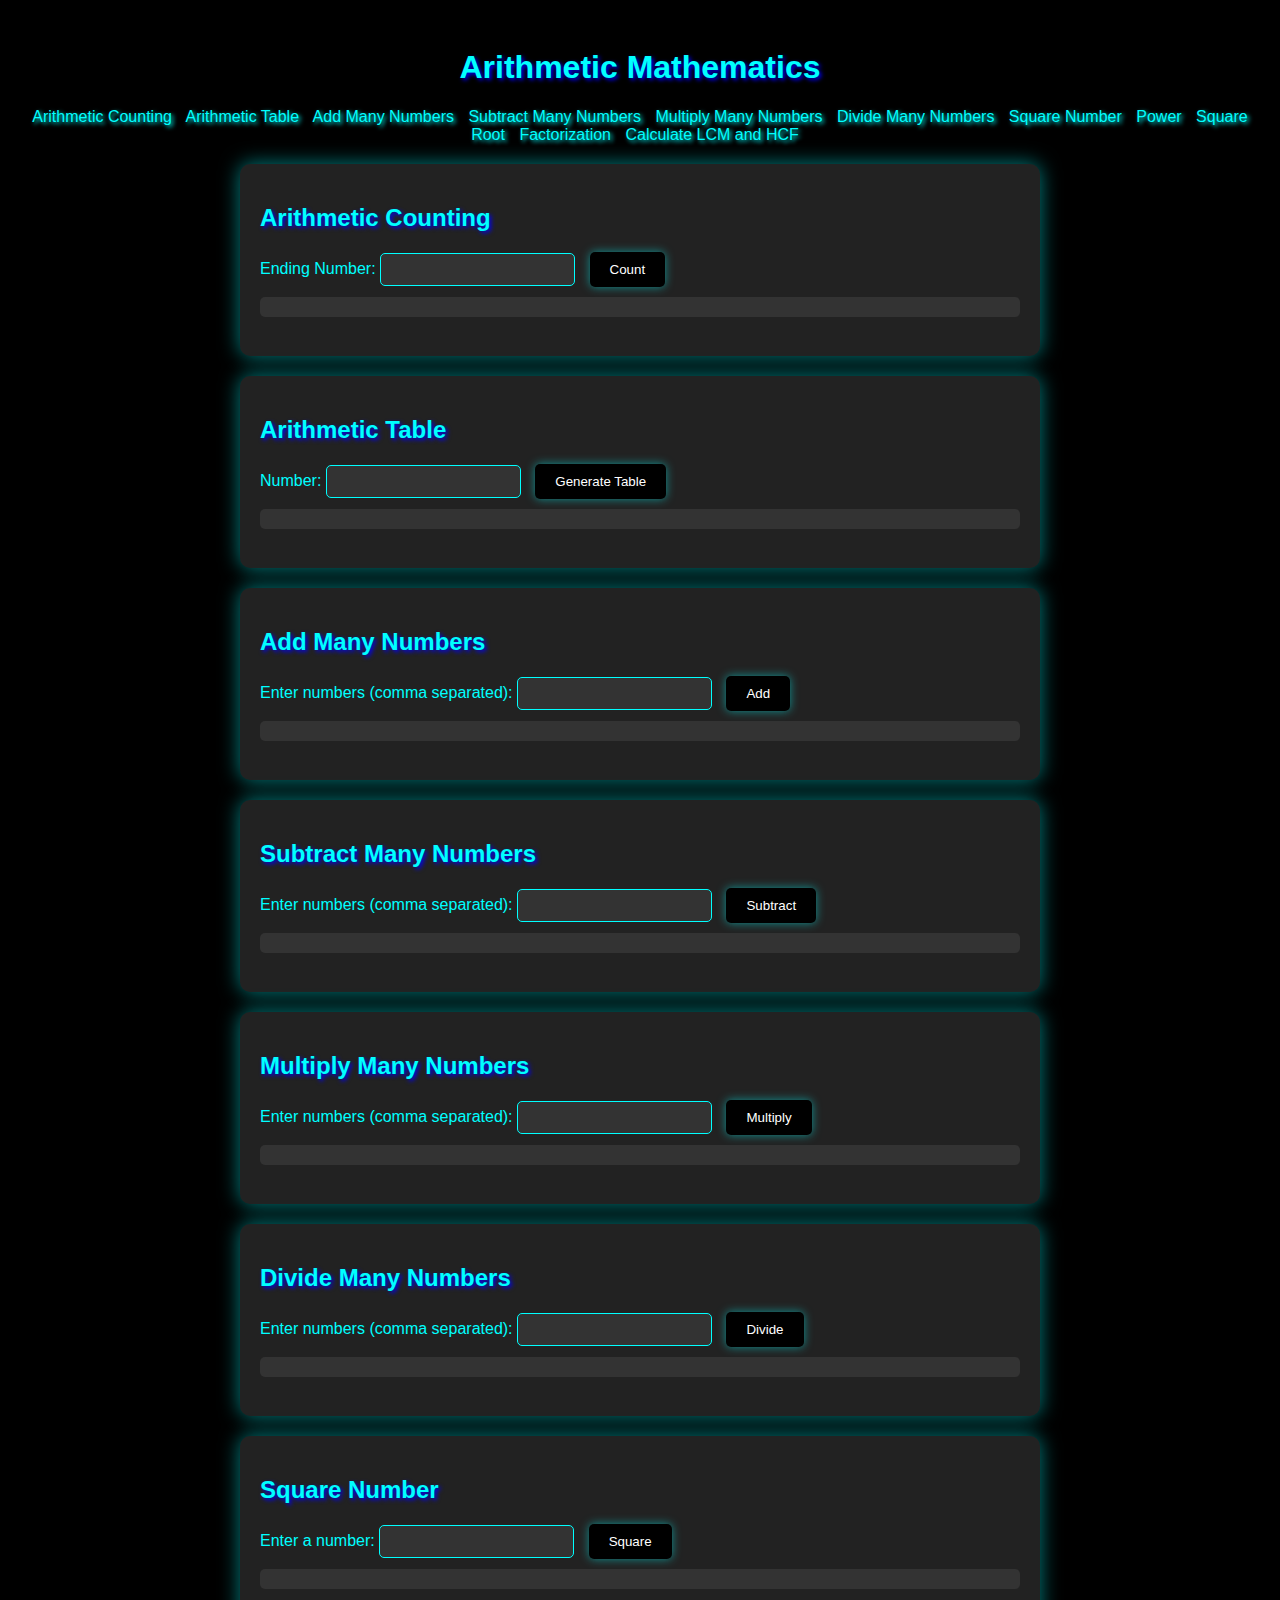
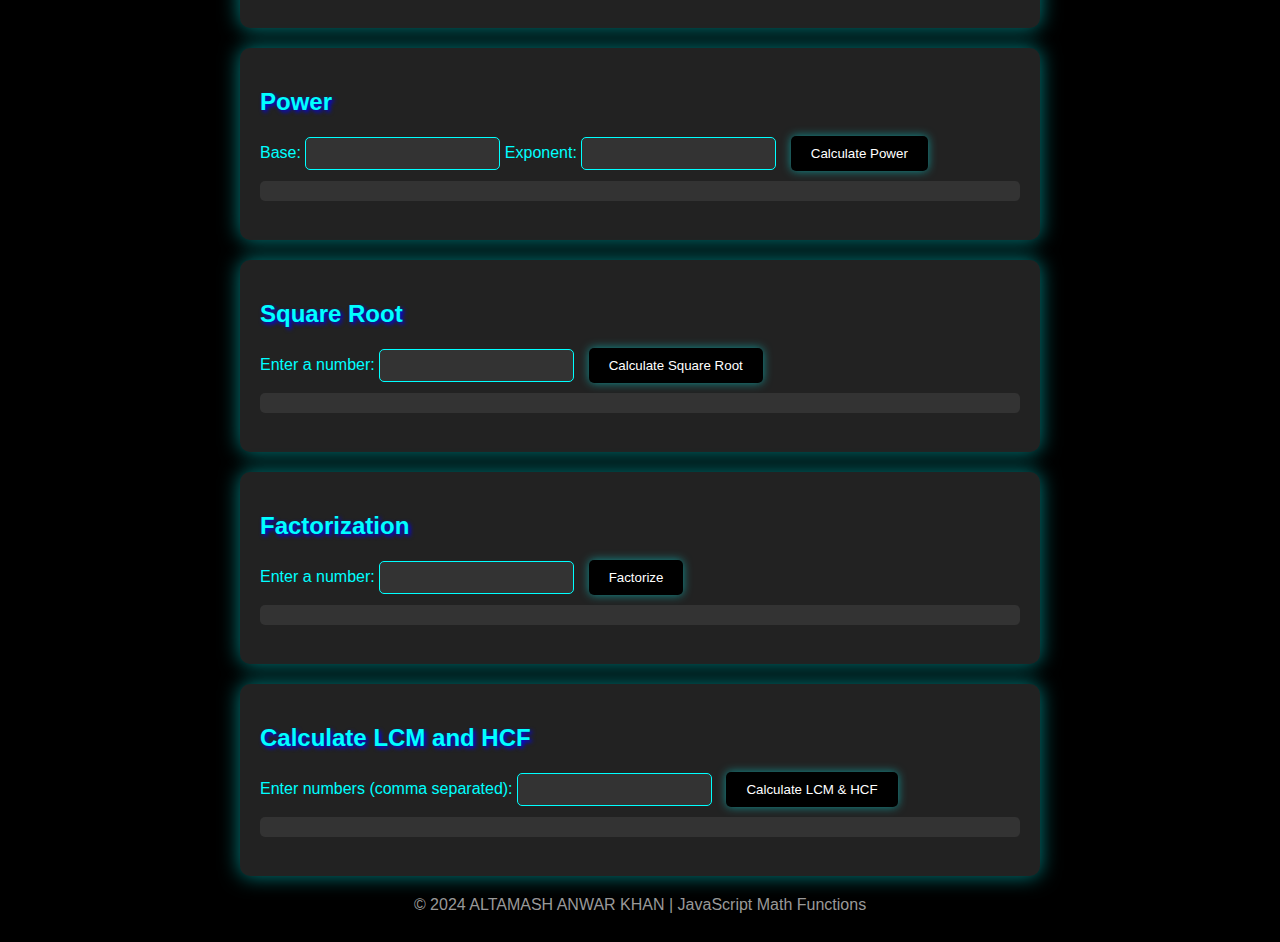
<file: Web App/Arithmetics_Math_Function.html>
<!DOCTYPE html>
<html lang="en">
  <head>
    <meta charset="UTF-8" />
    <meta name="viewport" content="width=device-width, initial-scale=1.0" />
    <title>Math Functions</title>
    <style>
      body {
        font-family: Arial, sans-serif;
        padding: 20px;
        background-color: #000;
        color: #fff;
      }
      .container {
        max-width: 800px;
        margin: 0 auto;
      }
      .operation {
        margin-bottom: 20px;
        background-color: #222;
        padding: 20px;
        border-radius: 10px;
        box-shadow: 0 0 20px rgba(0, 255, 255, 0.5);
      }
      .input-group {
        margin-bottom: 10px;
      }
      button {
        padding: 10px 20px;
        margin-left: 10px;
        cursor: pointer;
        background-color: #000;
        color: #fff;
        border: none;
        border-radius: 5px;
        box-shadow: 0 0 10px rgba(0, 255, 255, 0.5);
        transition: background-color 0.3s ease;
      }
      button:hover {
        background-color: #111;
      }
      .result {
        margin-top: 10px;
        white-space: pre-wrap;
        font-size: 1.2rem;
        background-color: #333;
        padding: 10px;
        border-radius: 5px;
      }
      h1,
      h2 {
        color: #0ff;
        text-shadow: 2px 2px 4px #00f;
      }
      label {
        color: #0ff;
      }
      input[type="number"],
      input[type="text"] {
        padding: 8px;
        border-radius: 5px;
        border: 1px solid #0ff;
        background-color: #333;
        color: #fff;
      }
      header {
        text-align: center;
        margin-bottom: 20px;
        text-shadow: 2px 2px 4px #0ff;
      }
      footer {
        text-align: center;
        margin-top: 20px;
        color: #999;
      }
      footer span {
        color: #0ff;
      }
      .nav-links {
        margin-bottom: 10px;
        text-align: center;
      }
      .nav-links a {
        color: #0ff;
        text-decoration: none;
        margin-right: 10px;
        transition: color 0.3s ease;
      }
      .nav-links a:hover {
        color: #00f;
        text-shadow: 2px 2px 4px #00f; /* Added text-shadow to links on hover */
      }
    </style>
  </head>
  <body>
    <header>
      <h1>Arithmetic Mathematics</h1>
      <div class="nav-links">
        <a href="#counting">Arithmetic Counting</a>
        <a href="#table">Arithmetic Table</a>
        <a href="#addNumbers">Add Many Numbers</a>
        <a href="#subtractNumbers">Subtract Many Numbers</a>
        <a href="#multiplyNumbers">Multiply Many Numbers</a>
        <a href="#divideNumbers">Divide Many Numbers</a>
        <a href="#squareNumber">Square Number</a>
        <a href="#power">Power</a>
        <a href="#squareRoot">Square Root</a>
        <a href="#factorize">Factorization</a>
        <a href="#lcmHcf">Calculate LCM and HCF</a>
      </div>
    </header>

    <div class="container">
      <div id="counting" class="operation">
        <h2>Arithmetic Counting</h2>
        <div class="input-group">
          <label for="countInput">Ending Number:</label>
          <input type="number" id="countInput" />
          <button onclick="counting()">Count</button>
        </div>
        <p id="countResult" class="result"></p>
      </div>

      <div id="table" class="operation">
        <h2>Arithmetic Table</h2>
        <div class="input-group">
          <label for="tableInput">Number:</label>
          <input type="number" id="tableInput" />
          <button onclick="table()">Generate Table</button>
        </div>
        <p id="tableResult" class="result"></p>
      </div>

      <div id="addNumbers" class="operation">
        <h2>Add Many Numbers</h2>
        <div class="input-group">
          <label for="addNumbersInput">Enter numbers (comma separated):</label>
          <input type="text" id="addNumbersInput" />
          <button onclick="addNumbers()">Add</button>
        </div>
        <p id="addNumbersResult" class="result"></p>
      </div>

      <div id="subtractNumbers" class="operation">
        <h2>Subtract Many Numbers</h2>
        <div class="input-group">
          <label for="subtractNumbersInput"
            >Enter numbers (comma separated):</label
          >
          <input type="text" id="subtractNumbersInput" />
          <button onclick="subtractNumbers()">Subtract</button>
        </div>
        <p id="subtractNumbersResult" class="result"></p>
      </div>

      <div id="multiplyNumbers" class="operation">
        <h2>Multiply Many Numbers</h2>
        <div class="input-group">
          <label for="multiplyNumbersInput"
            >Enter numbers (comma separated):</label
          >
          <input type="text" id="multiplyNumbersInput" />
          <button onclick="multiplyNumbers()">Multiply</button>
        </div>
        <p id="multiplyNumbersResult" class="result"></p>
      </div>

      <div id="divideNumbers" class="operation">
        <h2>Divide Many Numbers</h2>
        <div class="input-group">
          <label for="divideNumbersInput"
            >Enter numbers (comma separated):</label
          >
          <input type="text" id="divideNumbersInput" />
          <button onclick="divideNumbers()">Divide</button>
        </div>
        <p id="divideNumbersResult" class="result"></p>
      </div>

      <div id="squareNumber" class="operation">
        <h2>Square Number</h2>
        <div class="input-group">
          <label for="squareNumberInput">Enter a number:</label>
          <input type="number" id="squareNumberInput" />
          <button onclick="squareNumber()">Square</button>
        </div>
        <p id="squareNumberResult" class="result"></p>
      </div>

      <div id="power" class="operation">
        <h2>Power</h2>
        <div class="input-group">
          <label for="powerBaseInput">Base:</label>
          <input type="number" id="powerBaseInput" />
          <label for="powerExponentInput">Exponent:</label>
          <input type="number" id="powerExponentInput" />
          <button onclick="power()">Calculate Power</button>
        </div>
        <p id="powerResult" class="result"></p>
      </div>

      <div id="squareRoot" class="operation">
        <h2>Square Root</h2>
        <div class="input-group">
          <label for="squareRootInput">Enter a number:</label>
          <input type="number" id="squareRootInput" />
          <button onclick="squareRoot()">Calculate Square Root</button>
        </div>
        <p id="squareRootResult" class="result"></p>
      </div>

      <div id="factorize" class="operation">
        <h2>Factorization</h2>
        <div class="input-group">
          <label for="factorizeInput">Enter a number:</label>
          <input type="number" id="factorizeInput" />
          <button onclick="factorize()">Factorize</button>
        </div>
        <p id="factorizeResult" class="result"></p>
      </div>

      <div id="lcmHcf" class="operation">
        <h2>Calculate LCM and HCF</h2>
        <div class="input-group">
          <label for="lcmHcfInput">Enter numbers (comma separated):</label>
          <input type="text" id="lcmHcfInput" />
          <button onclick="calculateLCMAndHCF()">
            Calculate LCM &amp; HCF
          </button>
        </div>
        <p id="lcmHcfResult" class="result"></p>
      </div>
    </div>

    <footer>&copy; 2024 ALTAMASH ANWAR KHAN | JavaScript Math Functions</footer>

    <script>
      // Function to perform Arithmetic Counting
      function counting() {
        const startNumber = parseInt(
          document.getElementById("countInput").value
        );
        if (isNaN(startNumber)) {
          document.getElementById("countResult").textContent =
            "Please enter a valid number.";
          return;
        }

        let result = "";
        for (let i = 0; i <= startNumber; i++) {
          result += i + " ";
        }
        document.getElementById("countResult").textContent = result;
      }

      // Function to generate Arithmetic Table
      function table() {
        const number = parseInt(document.getElementById("tableInput").value);
        if (isNaN(number)) {
          document.getElementById("tableResult").textContent =
            "Please enter a valid number.";
          return;
        }

        let result = "";
        for (let i = 1; i <= 10; i++) {
          result += number + " x " + i + " = " + number * i + "\n";
        }
        document.getElementById("tableResult").textContent = result;
      }

      // Function to Add Many Numbers
      function addNumbers() {
        const numbers = document
          .getElementById("addNumbersInput")
          .value.split(",");
        let sum = 0;
        for (let i = 0; i < numbers.length; i++) {
          sum += parseFloat(numbers[i].trim());
        }
        document.getElementById("addNumbersResult").textContent = "Sum: " + sum;
      }

      // Function to Subtract Many Numbers
      function subtractNumbers() {
        const numbers = document
          .getElementById("subtractNumbersInput")
          .value.split(",");
        let result = parseFloat(numbers[0].trim());
        for (let i = 1; i < numbers.length; i++) {
          result -= parseFloat(numbers[i].trim());
        }
        document.getElementById("subtractNumbersResult").textContent =
          "Result: " + result;
      }

      // Function to Multiply Many Numbers
      function multiplyNumbers() {
        const numbers = document
          .getElementById("multiplyNumbersInput")
          .value.split(",");
        let result = 1;
        for (let i = 0; i < numbers.length; i++) {
          result *= parseFloat(numbers[i].trim());
        }
        document.getElementById("multiplyNumbersResult").textContent =
          "Result: " + result;
      }

      // Function to Divide Many Numbers
      function divideNumbers() {
        const numbers = document
          .getElementById("divideNumbersInput")
          .value.split(",");
        let result = parseFloat(numbers[0].trim());
        for (let i = 1; i < numbers.length; i++) {
          const num = parseFloat(numbers[i].trim());
          if (num !== 0) {
            result /= num;
          }
        }
        document.getElementById("divideNumbersResult").textContent =
          "Result: " + result;
      }

      // Function to Square a Number
      function squareNumber() {
        const number = parseInt(
          document.getElementById("squareNumberInput").value
        );
        if (isNaN(number)) {
          document.getElementById("squareNumberResult").textContent =
            "Please enter a valid number.";
          return;
        }

        const result = number * number;
        document.getElementById("squareNumberResult").textContent =
          "Square: " + result;
      }

      // Function to Calculate Power
      function power() {
        const base = parseInt(document.getElementById("powerBaseInput").value);
        const exponent = parseInt(
          document.getElementById("powerExponentInput").value
        );
        if (isNaN(base) || isNaN(exponent)) {
          document.getElementById("powerResult").textContent =
            "Please enter valid base and exponent.";
          return;
        }

        const result = Math.pow(base, exponent);
        document.getElementById("powerResult").textContent =
          "Result: " + result;
      }

      // Function to Calculate Square Root
      function squareRoot() {
        const number = parseInt(
          document.getElementById("squareRootInput").value
        );
        if (isNaN(number)) {
          document.getElementById("squareRootResult").textContent =
            "Please enter a valid number.";
          return;
        }

        const result = Math.sqrt(number);
        document.getElementById("squareRootResult").textContent =
          "Square Root: " + result;
      }

      // Function to Perform Factorization
      function factorize() {
        const number = parseInt(
          document.getElementById("factorizeInput").value
        );
        if (isNaN(number) || number <= 0) {
          document.getElementById("factorizeResult").textContent =
            "Please enter a valid positive number.";
          return;
        }

        let result = "Factors: ";
        for (let i = 1; i <= number; i++) {
          if (number % i === 0) {
            result += i + " ";
          }
        }
        document.getElementById("factorizeResult").textContent = result;
      }

      // Function to Calculate LCM and HCF
      function calculateLCMAndHCF() {
        const numbers = document.getElementById("lcmHcfInput").value.split(",");
        const parsedNumbers = numbers.map((num) => parseInt(num.trim()));

        let gcd = function (a, b) {
          return b ? gcd(b, a % b) : a;
        };

        const lcm = (a, b) => (a * b) / gcd(a, b);

        let lcmResult = parsedNumbers[0];
        let hcfResult = parsedNumbers[0];

        for (let i = 1; i < parsedNumbers.length; i++) {
          lcmResult = lcm(lcmResult, parsedNumbers[i]);
          hcfResult = gcd(hcfResult, parsedNumbers[i]);
        }

        document.getElementById(
          "lcmHcfResult"
        ).textContent = `LCM: ${lcmResult}, HCF: ${hcfResult}`;
      }
    </script>
  </body>
</html>
</file>
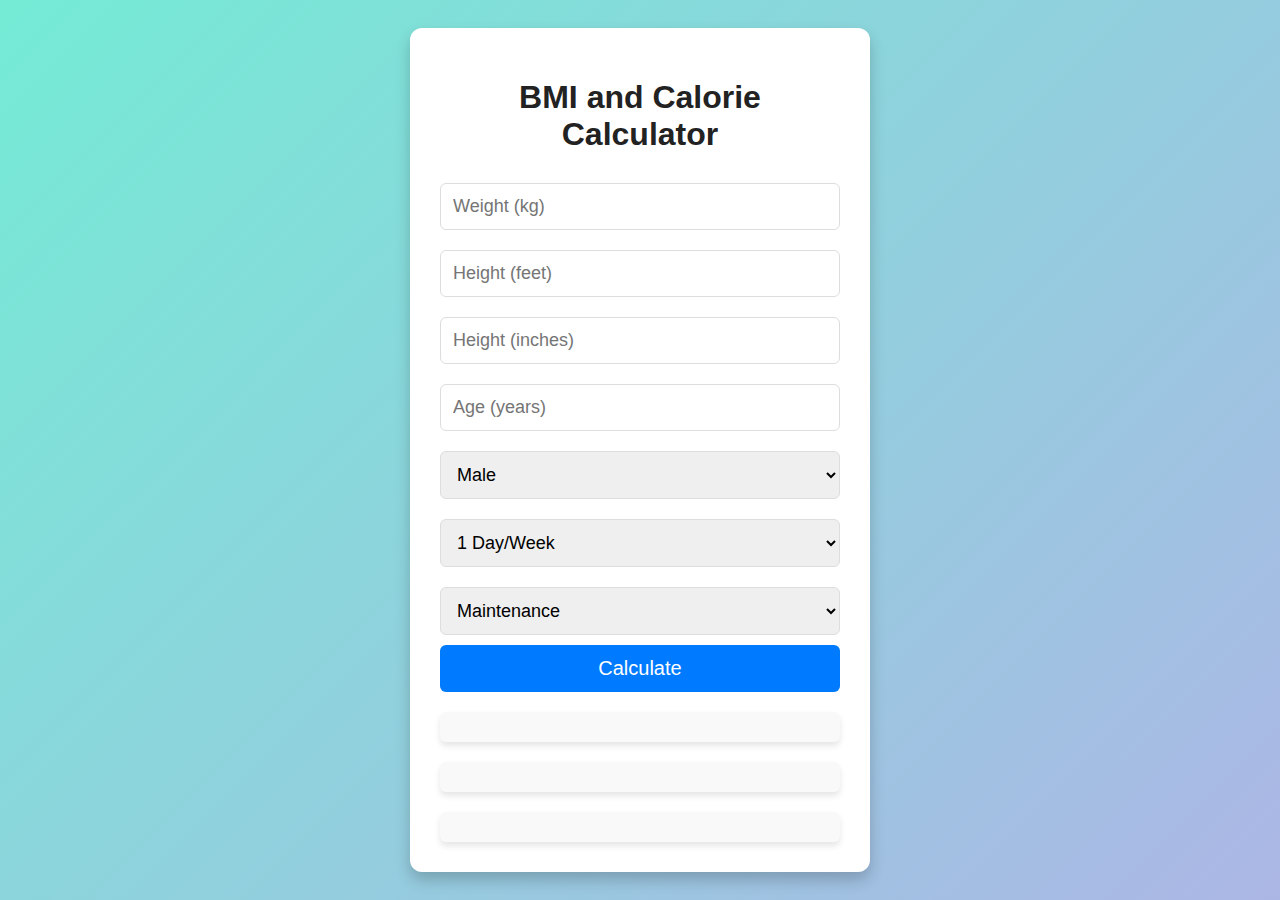
<file: Web App/bmi_and_calorie_calculator.html>
<!DOCTYPE html>
<html lang="en">
<head>
    <meta charset="UTF-8">
    <meta name="viewport" content="width=device-width, initial-scale=1.0">
    <title>BMI and Calorie Calculator</title>
    <style>
        body {
            font-family: 'Arial', sans-serif;
            margin: 0;
            padding: 0;
            display: flex;
            justify-content: center;
            align-items: center;
            height: 100vh;
            background: linear-gradient(135deg, #74ebd5, #acb6e5);
        }

        .container {
            background: #ffffff;
            padding: 30px;
            border-radius: 12px;
            box-shadow: 0 8px 15px rgba(0, 0, 0, 0.2);
            text-align: center;
            width: 100%;
            max-width: 400px;
        }

        h1 {
            margin-bottom: 20px;
            font-size: 32px;
            font-weight: bold;
            color: #222;
        }

        input, select {
            width: 100%;
            padding: 12px;
            margin: 10px 0;
            border: 1px solid #ddd;
            border-radius: 6px;
            font-size: 18px;
            box-sizing: border-box;
        }

        input:focus, select:focus {
            border-color: #007BFF;
            outline: none;
            box-shadow: 0 0 5px rgba(0, 123, 255, 0.5);
        }

        .error {
            border-color: red !important;
            box-shadow: 0 0 5px rgba(255, 0, 0, 0.5) !important;
        }

        .toggle-container {
            display: flex;
            justify-content: space-between;
            align-items: center;
            margin: 10px 0;
        }

        .toggle-container label {
            font-size: 16px;
            color: #444;
        }

        .toggle-container input {
            margin-left: 10px;
        }

        button {
            background-color: #007BFF;
            color: white;
            border: none;
            padding: 12px;
            width: 100%;
            border-radius: 6px;
            cursor: pointer;
            font-size: 20px;
            transition: background-color 0.3s ease;
        }

        button:hover {
            background-color: #0056b3;
        }

        .result {
            margin-top: 20px;
            font-size: 20px;
            color: #444;
            background: #f9f9f9;
            padding: 15px;
            border-radius: 6px;
            box-shadow: 0 4px 6px rgba(0, 0, 0, 0.1);
        }
    </style>
</head>
<body>
    <div class="container">
        <h1>BMI and Calorie Calculator</h1>
        <input type="number" id="weight" placeholder="Weight (kg)" />
        <input type="number" id="heightInFeet" placeholder="Height (feet)" />
        <input type="number" id="heightInInches" placeholder="Height (inches)" />
        <input type="number" id="age" placeholder="Age (years)" />
        <select id="gender">
            <option value="male">Male</option>
            <option value="female">Female</option>
        </select>
        <select id="activityLevel">
            <option value="1.2">1 Day/Week</option>
            <option value="1.375">2 Days/Week</option>
            <option value="1.55">3 Days/Week</option>
            <option value="1.725">4-5 Days/Week</option>
            <option value="1.9">6-7 Days/Week</option>
        </select>
        <select id="goalCategory">
            <option value="maintenance">Maintenance</option>
            <option value="fatLoss">Fat Loss</option>
            <option value="muscleGain">Muscle Gain</option>
            <option value="weightLoss">Weight Loss</option>
            <option value="weightGain">Weight Gain</option>
        </select>
        <button onclick="calculate()">Calculate</button>
        <div class="result" id="result"></div>
        <div class="result" id="caloriesResult"></div>
        <div class="result" id="macrosResult"></div>
    </div>

    <script>
        function calculate() {
            const weight = parseFloat(document.getElementById('weight').value);
            const heightInFeet = parseFloat(document.getElementById('heightInFeet').value);
            const heightInInches = parseFloat(document.getElementById('heightInInches').value);
            const age = parseInt(document.getElementById('age').value);
            const gender = document.getElementById('gender').value;
            const activityLevel = parseFloat(document.getElementById('activityLevel').value);
            const goalCategory = document.getElementById('goalCategory').value;

            // Validate inputs
            if (!weight || !heightInFeet || !heightInInches || !age || !gender || !activityLevel || !goalCategory) {
                document.getElementById('result').textContent = 'Please fill in all fields.';
                document.getElementById('caloriesResult').textContent = '';
                document.getElementById('macrosResult').textContent = '';
                return;
            }

            if (isNaN(weight) || isNaN(heightInFeet) || isNaN(heightInInches) || weight <= 0 || heightInFeet < 0 || heightInInches < 0 || age <= 0 || activityLevel <= 0) {
                document.getElementById('result').textContent = 'Please enter valid values for weight, height, and age.';
                document.getElementById('caloriesResult').textContent = '';
                document.getElementById('macrosResult').textContent = '';
                return;
            }

            const heightInMeters = ((heightInFeet * 12 + heightInInches) * 0.0254); // Convert feet and inches to meters

            // Calculate BMI
            const bmi = (weight / (heightInMeters * heightInMeters)).toFixed(2); // Corrected BMI formula
            let category = '';

            if (bmi < 18.5) {
                category = 'Underweight';
            } else if (bmi >= 18.5 && bmi < 24.9) {
                category = 'Normal weight';
            } else if (bmi >= 25 && bmi < 29.9) {
                category = 'Overweight';
            } else {
                category = 'Obesity';
            }

            document.getElementById('result').textContent = `Your BMI is ${bmi} (${category}).`;

            // If age and activity level are provided, calculate calories
            if (!isNaN(age) && !isNaN(activityLevel)) {
                let bmr;
                if (gender === 'male') {
                    bmr = 10 * weight + 6.25 * (heightInMeters * 100) - 5 * age + 5; // Corrected height to cm
                } else {
                    bmr = 10 * weight + 6.25 * (heightInMeters * 100) - 5 * age - 161; // Corrected height to cm
                }

                const maintenanceCalories = bmr * activityLevel;
                let targetCalories;

                if (goalCategory === 'maintenance') {
                    targetCalories = maintenanceCalories;
                } else if (goalCategory === 'fatLoss') {
                    targetCalories = maintenanceCalories - 500; // Fat loss: 500 kcal deficit
                } else if (goalCategory === 'muscleGain') {
                    targetCalories = maintenanceCalories + 300; // Muscle gain: 300 kcal surplus
                } else if (goalCategory === 'weightLoss') {
                    targetCalories = maintenanceCalories - 300; // Weight loss: 300 kcal deficit
                } else if (goalCategory === 'weightGain') {
                    targetCalories = maintenanceCalories + 150; // Weight gain: 150 kcal surplus
                }

                const proteinCalories = targetCalories * 0.35; // 35% of calories from protein
                const fatCalories = targetCalories * 0.25; // 25% of calories from fat
                const carbCalories = targetCalories * 0.40; // 40% of calories from carbs

                const proteinGrams = (proteinCalories / 4).toFixed(1); // 4 kcal per gram of protein
                const fatGrams = (fatCalories / 9).toFixed(1); // 9 kcal per gram of fat
                const carbGrams = (carbCalories / 4).toFixed(1); // 4 kcal per gram of carbs

                document.getElementById('macrosResult').innerHTML = `
                    Target Calories: ${Math.round(targetCalories)} kcal<br>
                    Protein: ${proteinGrams} g<br>
                    Fat: ${fatGrams} g<br>
                    Carbohydrates: ${carbGrams} g
                `;
            } else {
                document.getElementById('macrosResult').textContent = '';
            }
        }
    </script>
</body>
</html>
</file>
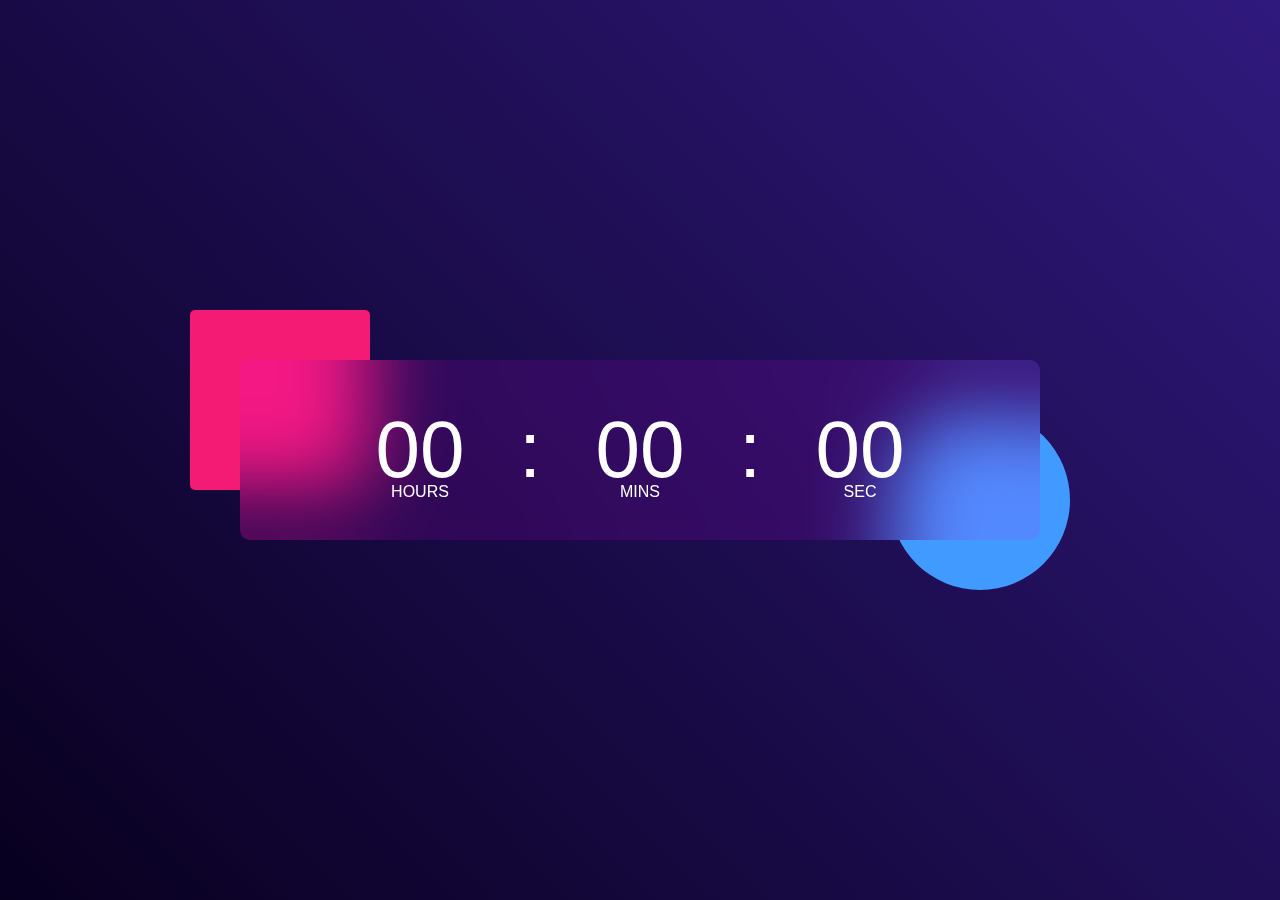
<file: Web App/Digital_Clock.html>
<!DOCTYPE html>
<html lang="en">
  <head>
    <meta charset="UTF-8" />
    <meta name="viewport" content="width=device-width, initial-scale=1.0" />
    <title>Digital Clock</title>
    <style>
      * {
        margin: 0;
        padding: 0;
        font-family: Arial, Helvetica, sans-serif;
        box-sizing: border-box;
      }
      .hero {
        width: 100%;
        min-height: 100vh;
        background: linear-gradient(45deg, #08001f, #30197d);
        color: #fff;
        position: relative;
      }
      .container {
        width: 800px;
        height: 180px;
        position: absolute;
        top: 50%;
        left: 50%;
        transform: translate(-50%, -50%);
      }
      .clock {
        width: 100%;
        height: 100%;
        background: rgba(235, 0, 255, 0.11);
        border-radius: 10px;
        display: flex;
        align-items: center;
        justify-content: center;
        backdrop-filter: blur(40px);
      }
      .container::before {
        content: "";
        width: 180px;
        height: 180px;
        background: #f41b75;
        border-radius: 5px;
        position: absolute;
        left: -50px;
        top: -50px;
        z-index: -1;
      }
      .container::after {
        content: "";
        width: 180px;
        height: 180px;
        background: #419aff;
        border-radius: 50%;
        position: absolute;
        right: -30px;
        bottom: -50px;
        z-index: -1;
      }
      .clock span {
        font-size: 80px;
        width: 110px;
        display: inline-block;
        text-align: center;
        position: relative;
      }
      .clock span::after {
        font-size: 16px;
        position: absolute;
        bottom: -5px;
        left: 50%;
        transform: translateX(-50%);
      }
      #hrs::after {
        content: "HOURS";
      }
      #min::after {
        content: "MINS";
      }
      #sec::after {
        content: "SEC";
      }
    </style>
  </head>
  <body>
    <div class="hero">
      <div class="container">
        <div class="clock">
          <span id="hrs">00</span>
          <span>:</span>
          <span id="min">00</span>
          <span>:</span>
          <span id="sec">00</span>
        </div>
      </div>
    </div>
    <script>
      let hrs = document.getElementById("hrs");
      let min = document.getElementById("min");
      let sec = document.getElementById("sec");
      setInterval(() => {
        let currentTime = new Date();
        hrs.innerHTML =
          (currentTime.getHours() < 10 ? "0" : "") + currentTime.getHours();
        min.innerHTML =
          (currentTime.getMinutes() < 10 ? "0" : "") + currentTime.getMinutes();
        sec.innerHTML =
          (currentTime.getSeconds() < 10 ? "0" : "") + currentTime.getSeconds();
      }, 1000);
    </script>
  </body>
</html>
</file>
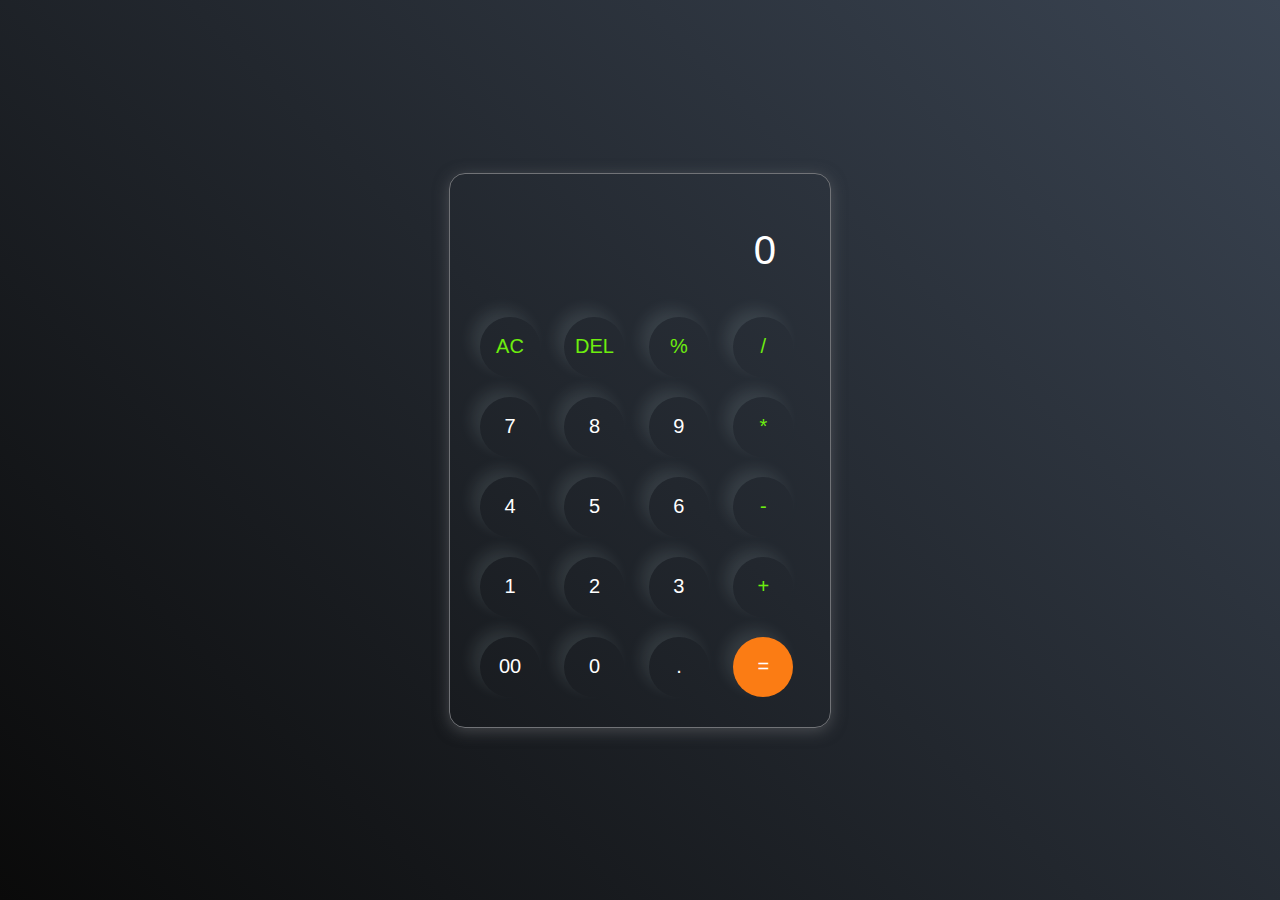
<file: Web App/Modern_Calculator.html>
<!DOCTYPE html>
<html lang="en">
  <head>
    <meta charset="UTF-8" />
    <meta name="viewport" content="width=device-width, initial-scale=1.0" />
    <title>Caculator</title>
    <style>
      * {
        margin: 0;
        padding: 0;
        box-sizing: border-box;
        font-family: Arial, Helvetica, sans-serif;
      }
      body {
        width: 100%;
        height: 100vh;
        display: flex;
        justify-content: center;
        align-items: center;
        background: linear-gradient(45deg, #0a0a0a, #3a4452);
      }
      .calculator {
        border: 1px solid #717377;
        padding: 20px;
        border-radius: 16px;
        background: transparent;
        box-shadow: 0px 3px 15px rgba(113, 115, 119, 0.5);
      }
      input {
        width: 320px;
        border: none;
        padding: 24px;
        margin: 10px;
        background: transparent;
        box-shadow: 0px 3px 15px rgbs(84, 84, 84, 0.1);
        font-size: 40px;
        text-align: right;
        cursor: pointer;
        color: #ffffff;
      }
      input::placeholder {
        color: #ffffff;
      }
      button {
        border: none;
        width: 60px;
        height: 60px;
        margin: 10px;
        border-radius: 50%;
        background: transparent;
        color: #ffffff;
        font-size: 20px;
        box-shadow: -8px -8px 15px rgba(225, 255, 255, 0.1);
        cursor: pointer;
      }
      .equalBtn {
        background-color: #fb7c14;
      }
      .operator {
        color: #6dee0e;
      }
    </style>
  </head>
  <body>
    <div class="calculator">
      <input type="text" placeholder="0" id="inputBox" />
      <div>
        <button class="operator">AC</button>
        <button class="operator">DEL</button>
        <button class="operator">%</button>
        <button class="operator">/</button>
      </div>
      <div>
        <button>7</button>
        <button>8</button>
        <button>9</button>
        <button class="operator">*</button>
      </div>
      <div>
        <button>4</button>
        <button>5</button>
        <button>6</button>
        <button class="operator">-</button>
      </div>
      <div>
        <button>1</button>
        <button>2</button>
        <button>3</button>
        <button class="operator">+</button>
      </div>
      <div>
        <button>00</button>
        <button>0</button>
        <button>.</button>
        <button class="equalBtn">=</button>
      </div>
    </div>
    <script>
      let input = document.getElementById("inputBox");
      let buttons = document.querySelectorAll("button");

      let string = "";
      let arr = Array.from(buttons);

      arr.forEach((button) => {
        button.addEventListener("click", (e) => {
          if (e.target.innerHTML === "=") {
            string = eval(string);
            input.value = string;
          } else if (e.target.innerHTML === "AC") {
            string = "";
            input.value = string;
          } else if (e.target.innerHTML === "DEL") {
            string = string.slice(0, -1);
            input.value = string;
          } else if (e.target.innerHTML === "%") {
            const regex = /(\d+(\.\d+)?[+\-*/]\d+(\.\d+)?)$/;
            const match = string.match(regex);

            if (match) {
              const expression = match[1];
              const parts = expression.split(/[+\-*/]/);
              const number1 = parseFloat(parts[0]);
              const number2 = parseFloat(parts[1]);
              const operator = expression
                .replace(number1, "")
                .replace(number2, "");
              let result = 0;
              switch (operator) {
                case "+":
                  result = number1 + number2 * (number1 / 100);
                  break;
                case "-":
                  result = number1 - number2 * (number1 / 100);
                  break;
                case "*":
                  result = (number1 / 100) * number2;
                  break;
                case "/":
                  result = (number1 * 100) / number2;
                  break;
              }
              string = string.replace(expression, result);
            }
            input.value = string;
          } else {
            string += e.target.innerHTML;
            input.value = string;
          }
        });
      });
    </script>
  </body>
</html>
</file>
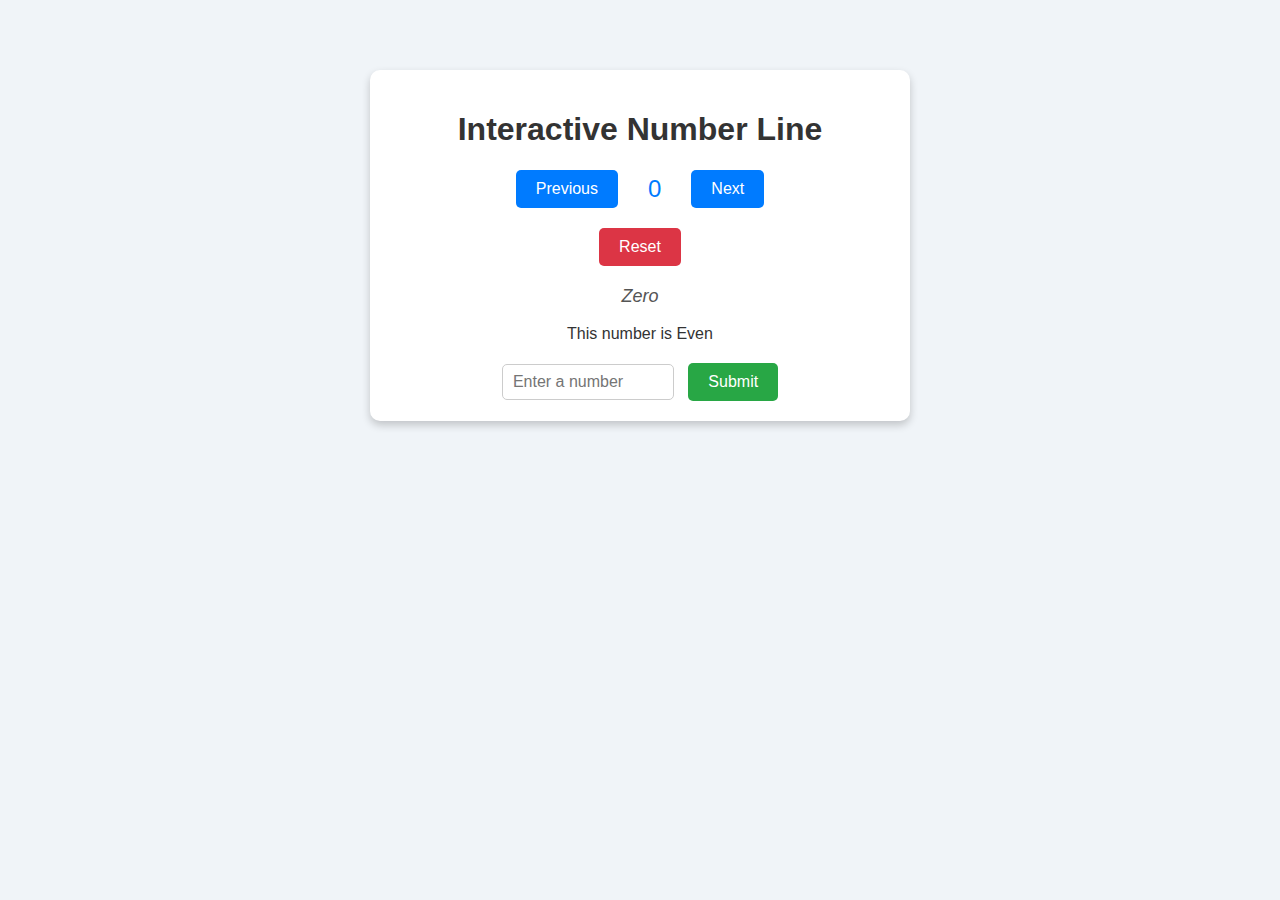
<file: Web App/Number_Line_Of_Mathematics.html>
<!DOCTYPE html>
<html lang="en">
<head>
  <meta charset="UTF-8">
  <meta name="viewport" content="width=device-width, initial-scale=1.0">
  <title>Interactive Number Line</title>
  <style>/* styles.css */
    body {
      font-family: Arial, sans-serif;
      text-align: center;
      background-color: #f0f4f8;
      margin: 0;
      padding: 20px;
    }
    
    .container {
      max-width: 500px;
      margin: 50px auto;
      padding: 20px;
      background-color: #ffffff;
      border-radius: 10px;
      box-shadow: 0 4px 8px rgba(0, 0, 0, 0.2);
    }
    
    h1 {
      color: #333;
    }
    
    .number-line {
      display: flex;
      align-items: center;
      justify-content: center;
      margin: 20px 0;
    }
    
    button {
      padding: 10px 20px;
      font-size: 16px;
      border: none;
      border-radius: 5px;
      cursor: pointer;
    }
    
    button:hover {
      background-color: #dcdcdc;
    }
    
    #prev-btn, #next-btn {
      background-color: #007bff;
      color: white;
      margin: 0 10px;
    }
    
    #reset-btn {
      background-color: #dc3545;
      color: white;
    }
    
    #number-display {
      font-size: 24px;
      margin: 0 20px;
      color: #007bff;
    }
    
    #number-in-words {
      font-size: 18px;
      color: #555;
      margin-top: 20px;
      font-style: italic;
    }
    
    #odd-even-status {
      font-size: 16px;
      color: #333;
      margin-top: 10px;
    }
    
    .manual-input {
      margin-top: 20px;
    }
    
    #number-input {
      padding: 8px 10px;
      font-size: 16px;
      border: 1px solid #ccc;
      border-radius: 5px;
      width: 150px;
    }
    
    #submit-btn {
      background-color: #28a745;
      color: white;
      margin-left: 10px;
      padding: 10px 20px;
    }
    </style>
</head>
<body>
  <div class="container">
    <h1>Interactive Number Line</h1>
    <div class="number-line">
      <button id="prev-btn">Previous</button>
      <span id="number-display">0</span>
      <button id="next-btn">Next</button>
    </div>
    <button id="reset-btn" class="reset">Reset</button>
    <p id="number-in-words">Zero</p>
    <p id="odd-even-status">Even</p>
    <div class="manual-input">
      <input type="number" id="number-input" placeholder="Enter a number" />
      <button id="submit-btn">Submit</button>
    </div>
  </div>
  <script>// script.js
    let currentNumber = 0;
    
    const numberDisplay = document.getElementById("number-display");
    const numberInWords = document.getElementById("number-in-words");
    const oddEvenStatus = document.getElementById("odd-even-status");
    const prevBtn = document.getElementById("prev-btn");
    const nextBtn = document.getElementById("next-btn");
    const resetBtn = document.getElementById("reset-btn");
    const numberInput = document.getElementById("number-input");
    const submitBtn = document.getElementById("submit-btn");
    
    // Function to convert numbers to words (now includes lakh and crore)
    function numberToWords(num) {
      if (num === 0) return "Zero";
    
      const ones = [
        "", "One", "Two", "Three", "Four", "Five", "Six", "Seven", "Eight", "Nine",
      ];
      const teens = [
        "Ten", "Eleven", "Twelve", "Thirteen", "Fourteen", "Fifteen", "Sixteen", 
        "Seventeen", "Eighteen", "Nineteen",
      ];
      const tens = [
        "", "", "Twenty", "Thirty", "Forty", "Fifty", "Sixty", "Seventy", 
        "Eighty", "Ninety",
      ];
      
      function convertToWords(n) {
        if (n < 10) return ones[n];
        if (n < 20) return teens[n - 10];
        if (n < 100) {
          return tens[Math.floor(n / 10)] + (n % 10 !== 0 ? " " + ones[n % 10] : "");
        }
        if (n < 1000) {
          return ones[Math.floor(n / 100)] + " Hundred" + 
                 (n % 100 !== 0 ? " and " + convertToWords(n % 100) : "");
        }
        if (n < 100000) {
          return convertToWords(Math.floor(n / 1000)) + " Thousand" + 
                 (n % 1000 !== 0 ? " " + convertToWords(n % 1000) : "");
        }
        if (n < 10000000) {
          return convertToWords(Math.floor(n / 100000)) + " Lakh" + 
                 (n % 100000 !== 0 ? " " + convertToWords(n % 100000) : "");
        }
        if (n < 1000000000) {
          return convertToWords(Math.floor(n / 10000000)) + " Crore" + 
                 (n % 10000000 !== 0 ? " " + convertToWords(n % 10000000) : "");
        }
        return "Number too large";
      }
    
      if (num < 0) return "Negative " + convertToWords(Math.abs(num));
      return convertToWords(num);
    }
    
    // Check if a number is odd or even
    function checkOddEven(num) {
      return num % 2 === 0 ? "Even" : "Odd";
    }
    
    // Update the number display
    function updateDisplay() {
      numberDisplay.textContent = currentNumber;
      numberInWords.textContent = numberToWords(currentNumber);
      oddEvenStatus.textContent = `This number is ${checkOddEven(currentNumber)}`;
    }
    
    // Previous button functionality
    prevBtn.addEventListener("click", () => {
      currentNumber--;
      updateDisplay();
    });
    
    // Next button functionality
    nextBtn.addEventListener("click", () => {
      currentNumber++;
      updateDisplay();
    });
    
    // Reset button functionality
    resetBtn.addEventListener("click", () => {
      currentNumber = 0;
      updateDisplay();
    });
    
    // Submit button functionality
    submitBtn.addEventListener("click", () => {
      const userInput = parseInt(numberInput.value, 10);
      if (!isNaN(userInput)) {
        currentNumber = userInput;
        updateDisplay();
        numberInput.value = ""; // Clear the input field
      } else {
        alert("Please enter a valid number.");
      }
    });
    
    // Initialize display
    updateDisplay();
    </script>
</body>
</html>
</file>
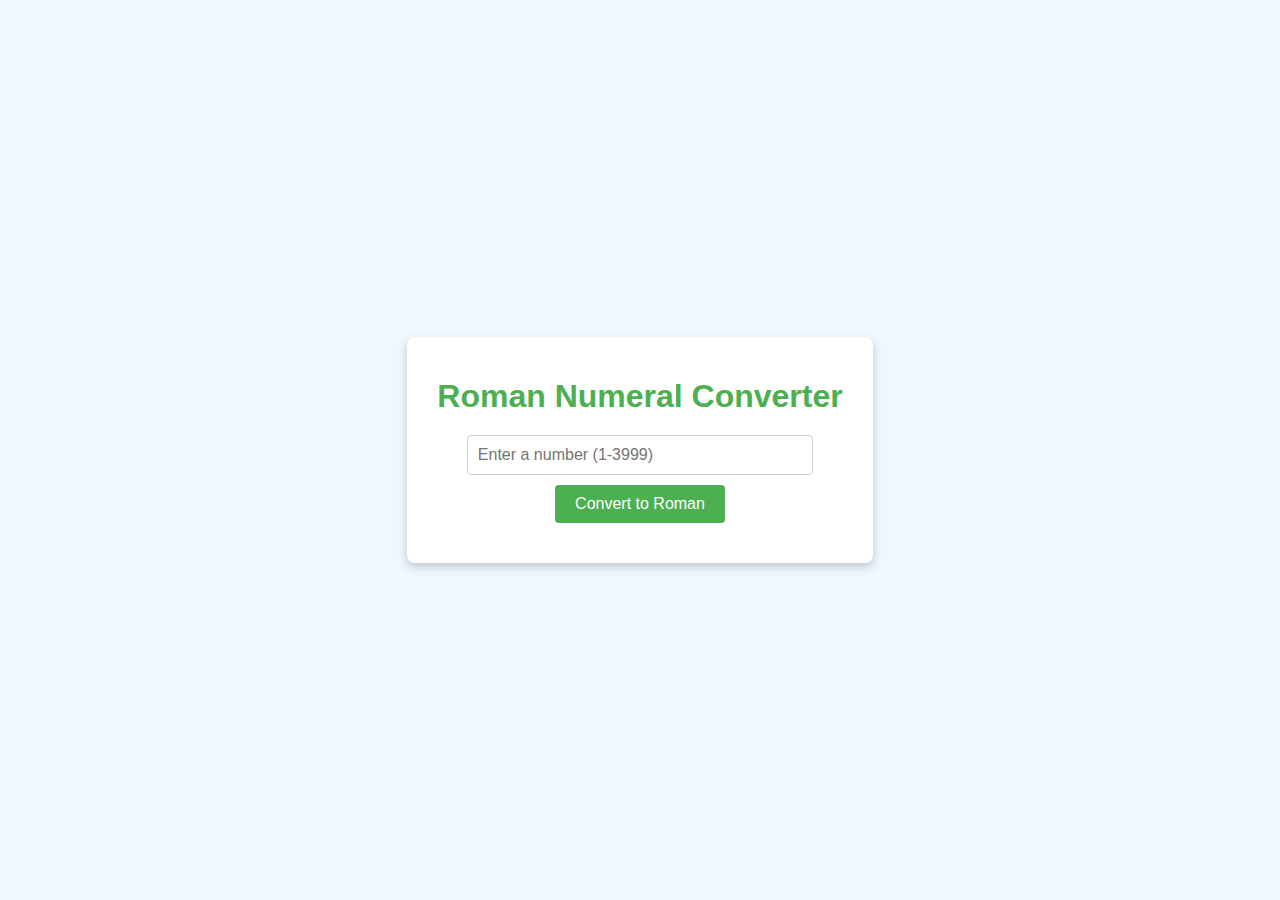
<file: Web App/Roman_Numeral_Converter.html>
<!DOCTYPE html>
<html lang="en">
<head>
    <meta charset="UTF-8">
    <meta name="viewport" content="width=device-width, initial-scale=1.0">
    <title>Roman Numeral Converter</title>
    <style>body {
        font-family: Arial, sans-serif;
        background-color: #f0f8ff;
        margin: 0;
        display: flex;
        justify-content: center;
        align-items: center;
        height: 100vh;
        color: #333;
    }
    
    .container {
        text-align: center;
        background: #fff;
        padding: 20px 30px;
        border-radius: 8px;
        box-shadow: 0 4px 10px rgba(0, 0, 0, 0.2);
    }
    
    h1 {
        margin-bottom: 20px;
        color: #4caf50;
    }
    
    input {
        width: 80%;
        padding: 10px;
        font-size: 16px;
        border: 1px solid #ccc;
        border-radius: 4px;
        margin-bottom: 10px;
    }
    
    button {
        background-color: #4caf50;
        color: white;
        padding: 10px 20px;
        border: none;
        border-radius: 4px;
        cursor: pointer;
        font-size: 16px;
    }
    
    button:hover {
        background-color: #45a049;
    }
    
    #result {
        margin-top: 20px;
        font-size: 18px;
        font-weight: bold;
    }
    </style>
</head>
<body>
    <div class="container">
        <h1>Roman Numeral Converter</h1>
        <input type="number" id="numberInput" placeholder="Enter a number (1-3999)" min="1" max="3999">
        <button id="convertBtn">Convert to Roman</button>
        <div id="result"></div>
    </div>
    <script>// Function to convert a number to Roman numerals
        function convertToRoman(num) {
            const romanNumerals = [
                { value: 1000, numeral: "M" },
                { value: 900, numeral: "CM" },
                { value: 500, numeral: "D" },
                { value: 400, numeral: "CD" },
                { value: 100, numeral: "C" },
                { value: 90, numeral: "XC" },
                { value: 50, numeral: "L" },
                { value: 40, numeral: "XL" },
                { value: 10, numeral: "X" },
                { value: 9, numeral: "IX" },
                { value: 5, numeral: "V" },
                { value: 4, numeral: "IV" },
                { value: 1, numeral: "I" },
            ];
        
            let result = "";
            for (let i = 0; i < romanNumerals.length; i++) {
                while (num >= romanNumerals[i].value) {
                    result += romanNumerals[i].numeral;
                    num -= romanNumerals[i].value;
                }
            }
            return result;
        }
        
        // Event listener for the button
        document.getElementById("convertBtn").addEventListener("click", () => {
            const numberInput = document.getElementById("numberInput").value;
            const resultDiv = document.getElementById("result");
        
            if (numberInput === "" || numberInput < 1 || numberInput > 3999) {
                resultDiv.textContent = "Please enter a number between 1 and 3999.";
                resultDiv.style.color = "red";
            } else {
                const romanNumeral = convertToRoman(parseInt(numberInput, 10));
                resultDiv.textContent = `Roman Numeral: ${romanNumeral}`;
                resultDiv.style.color = "green";
            }
        });
        </script>
</body>
</html>
</file>
<file: css/style.css>
:root {
    --primary-color: #4a90e2;
    --secondary-color: #50e3c2;
    --dark-bg: #1a1a2e;
    --light-bg: #f4f7f6;
    --sidebar-bg: #16213e;
    --text-color: #333;
    --text-light: #fff;
    --danger-color: #e94560;
    --success-color: #2ecc71;
    --card-shadow: 0 4px 6px rgba(0, 0, 0, 0.1);
    --transition: all 0.3s ease;
}

* {
    margin: 0;
    padding: 0;
    box-sizing: border-box;
    font-family: 'Segoe UI', Tahoma, Geneva, Verdana, sans-serif;
}

body {
    background-color: var(--light-bg);
    color: var(--text-color);
    line-height: 1.6;
}

a {
    text-decoration: none;
    color: inherit;
}

ul {
    list-style: none;
}

/* Utility Classes */
.btn {
    display: inline-block;
    padding: 10px 20px;
    border: none;
    border-radius: 5px;
    cursor: pointer;
    font-size: 1rem;
    transition: var(--transition);
}

.btn-primary {
    background-color: var(--primary-color);
    color: var(--text-light);
}

.btn-primary:hover {
    background-color: #357abd;
}

.btn-danger {
    background-color: var(--danger-color);
    color: var(--text-light);
}

.btn-danger:hover {
    background-color: #c0392b;
}

.container {
    max-width: 1200px;
    margin: 0 auto;
    padding: 0 20px;
}

/* Navbar */
.navbar {
    background-color: var(--sidebar-bg);
    color: var(--text-light);
    padding: 1rem 2rem;
    display: flex;
    justify-content: space-between;
    align-items: center;
    position: sticky;
    top: 0;
    z-index: 100;
}

.logo {
    font-size: 1.5rem;
    font-weight: bold;
    color: var(--secondary-color);
}

.nav-links {
    display: flex;
    gap: 20px;
}

.nav-links a:hover {
    color: var(--secondary-color);
}

/* Forms */
.form-group {
    margin-bottom: 15px;
}

.form-group label {
    display: block;
    margin-bottom: 5px;
    font-weight: bold;
}

.form-group input, .form-group select {
    width: 100%;
    padding: 10px;
    border: 1px solid #ddd;
    border-radius: 5px;
    font-size: 1rem;
}

/* Login Page */
.login-container {
    height: 100vh;
    display: flex;
    justify-content: center;
    align-items: center;
    background: linear-gradient(135deg, var(--dark-bg), var(--primary-color));
}

.login-box {
    background: white;
    padding: 40px;
    border-radius: 10px;
    box-shadow: 0 10px 25px rgba(0,0,0,0.2);
    width: 100%;
    max-width: 400px;
    text-align: center;
}

.login-box h2 {
    margin-bottom: 20px;
    color: var(--dark-bg);
}

/* Dashboard Layout */
.dashboard-container {
    display: flex;
    min-height: calc(100vh - 60px); /* Minus navbar height */
}

.sidebar {
    width: 250px;
    background-color: var(--sidebar-bg);
    color: var(--text-light);
    padding: 20px;
    transition: var(--transition);
}

.sidebar h3 {
    margin-bottom: 20px;
    color: var(--secondary-color);
    border-bottom: 1px solid rgba(255,255,255,0.1);
    padding-bottom: 10px;
}

.sidebar ul li {
    margin-bottom: 10px;
}

.sidebar ul li a {
    display: block;
    padding: 10px;
    border-radius: 5px;
    transition: var(--transition);
}

.sidebar ul li a:hover, .sidebar ul li a.active {
    background-color: rgba(255,255,255,0.1);
    color: var(--secondary-color);
}

.main-content {
    flex: 1;
    padding: 30px;
    overflow-y: auto;
}

/* Admin Dashboard Specifics */
.stats-grid {
    display: grid;
    grid-template-columns: repeat(auto-fit, minmax(200px, 1fr));
    gap: 20px;
    margin-bottom: 30px;
}

.stat-card {
    background: white;
    padding: 20px;
    border-radius: 8px;
    box-shadow: var(--card-shadow);
    text-align: center;
}

.stat-card h3 {
    font-size: 2rem;
    color: var(--primary-color);
}

.admin-section {
    background: white;
    padding: 25px;
    border-radius: 8px;
    box-shadow: var(--card-shadow);
    margin-bottom: 30px;
}

.admin-section h2 {
    margin-bottom: 20px;
    color: var(--dark-bg);
    border-bottom: 2px solid var(--light-bg);
    padding-bottom: 10px;
}

table {
    width: 100%;
    border-collapse: collapse;
    margin-top: 15px;
}

table th, table td {
    padding: 12px;
    text-align: left;
    border-bottom: 1px solid #eee;
}

table th {
    background-color: var(--light-bg);
    font-weight: 600;
}

/* Student Dashboard Specifics */
.search-bar {
    margin-bottom: 30px;
    display: flex;
    gap: 10px;
}

.search-bar input {
    flex: 1;
    padding: 12px;
    border: 1px solid #ddd;
    border-radius: 5px;
    font-size: 1rem;
}

.courses-grid {
    display: grid;
    grid-template-columns: repeat(auto-fill, minmax(300px, 1fr));
    gap: 25px;
}

.course-card {
    background: white;
    border-radius: 10px;
    overflow: hidden;
    box-shadow: var(--card-shadow);
    transition: var(--transition);
}

.course-card:hover {
    transform: translateY(-5px);
}

.video-container {
    position: relative;
    padding-bottom: 56.25%; /* 16:9 aspect ratio */
    height: 0;
    overflow: hidden;
    background: #000;
}

.video-container iframe {
    position: absolute;
    top: 0;
    left: 0;
    width: 100%;
    height: 100%;
    border: 0;
}

.course-info {
    padding: 20px;
}

.course-category {
    display: inline-block;
    padding: 4px 8px;
    background-color: var(--light-bg);
    color: var(--primary-color);
    border-radius: 4px;
    font-size: 0.8rem;
    margin-bottom: 10px;
    font-weight: bold;
}

.course-title {
    font-size: 1.1rem;
    font-weight: 600;
    margin-bottom: 10px;
}

/* Responsive */
@media (max-width: 768px) {
    .dashboard-container {
        flex-direction: column;
    }
    
    .sidebar {
        width: 100%;
        padding: 10px;
    }
    
    .sidebar ul {
        display: flex;
        overflow-x: auto;
        gap: 10px;
    }
    
    .sidebar ul li {
        margin-bottom: 0;
        white-space: nowrap;
    }

    .navbar {
        padding: 1rem;
    }
}
</file>
